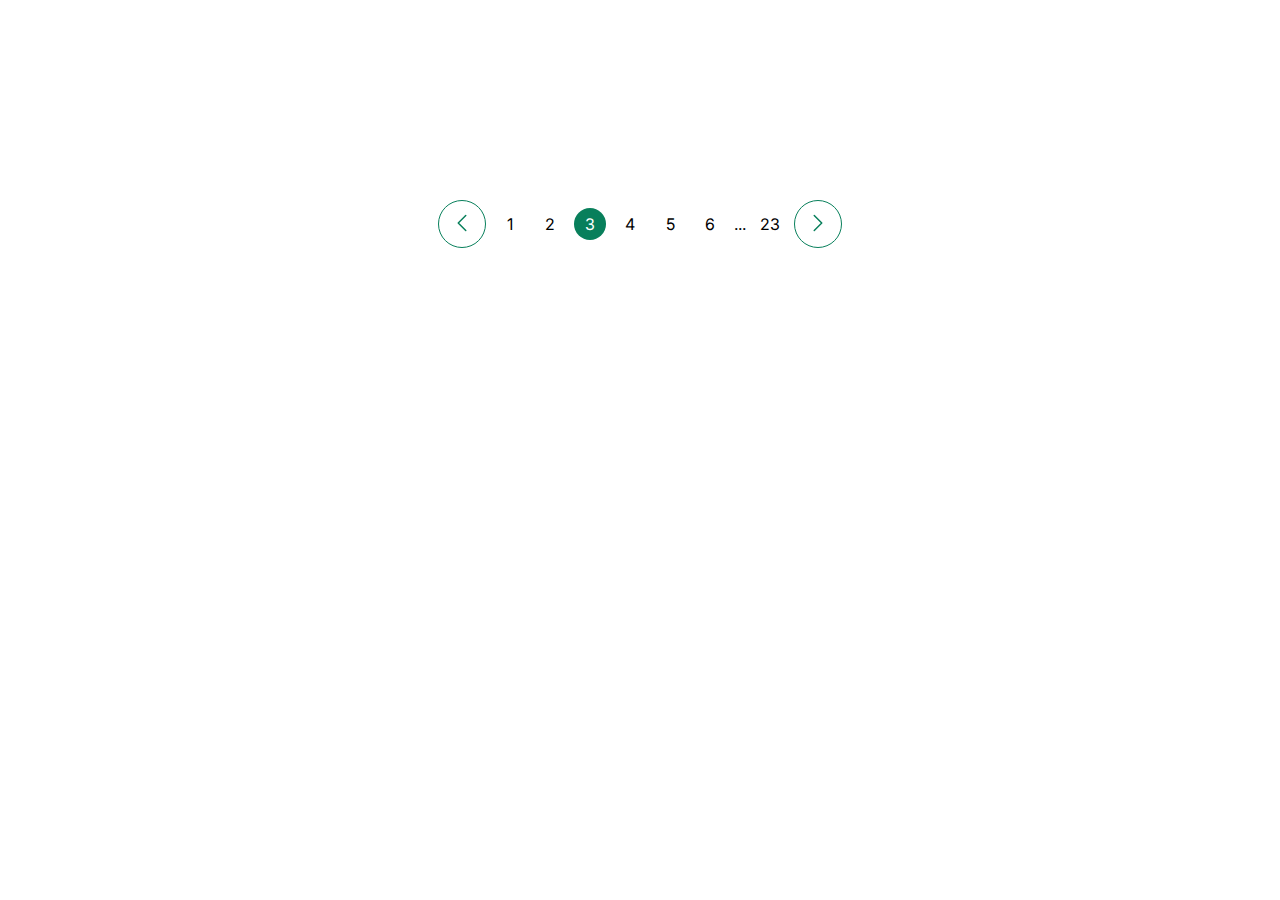
<file: pagination layout/index.html>
<!DOCTYPE html>
<html lang="en">
  <head>
    <meta charset="UTF-8" />
    <meta name="viewport" content="width=device-width, initial-scale=1.0" />
    <title>pagination</title>
    <link rel="preconnect" href="https://fonts.googleapis.com" />
    <link rel="preconnect" href="https://fonts.gstatic.com" crossorigin />
    <link
      href="https://fonts.googleapis.com/css2?family=Inter:wght@200;400;800&display=swap"
      rel="stylesheet"
    />
    <link href="style.css" rel="stylesheet" />
  </head>
  <body>
    <div class="pagination-list">
      <button class="btn">
        <svg
          xmlns="http://www.w3.org/2000/svg"
          fill="none"
          viewBox="0 0 24 24"
          stroke-width="1.5"
          stroke="currentColor"
          class="btn-icon"
        >
          <path
            stroke-linecap="round"
            stroke-linejoin="round"
            d="M15.75 19.5 8.25 12l7.5-7.5"
          />
        </svg>
      </button>
      <a href="#" class="page-link">1</a>
      <a href="#" class="page-link">2</a>
      <a href="#" class="page-link page-link-hover">3</a>
      <a href="#" class="page-link">4</a>
      <a href="#" class="page-link">5</a>
      <a href="#" class="page-link">6</a>
      <span>...</span>
      <a href="#" class="page-link">23</a>
      <button class="btn">
        <svg
          xmlns="http://www.w3.org/2000/svg"
          fill="none"
          viewBox="0 0 24 24"
          stroke-width="1.5"
          stroke="currentColor"
          class="btn-icon"
        >
          <path
            stroke-linecap="round"
            stroke-linejoin="round"
            d="m8.25 4.5 7.5 7.5-7.5 7.5"
          />
        </svg>
      </button>
    </div>
  </body>
</html>
</file>
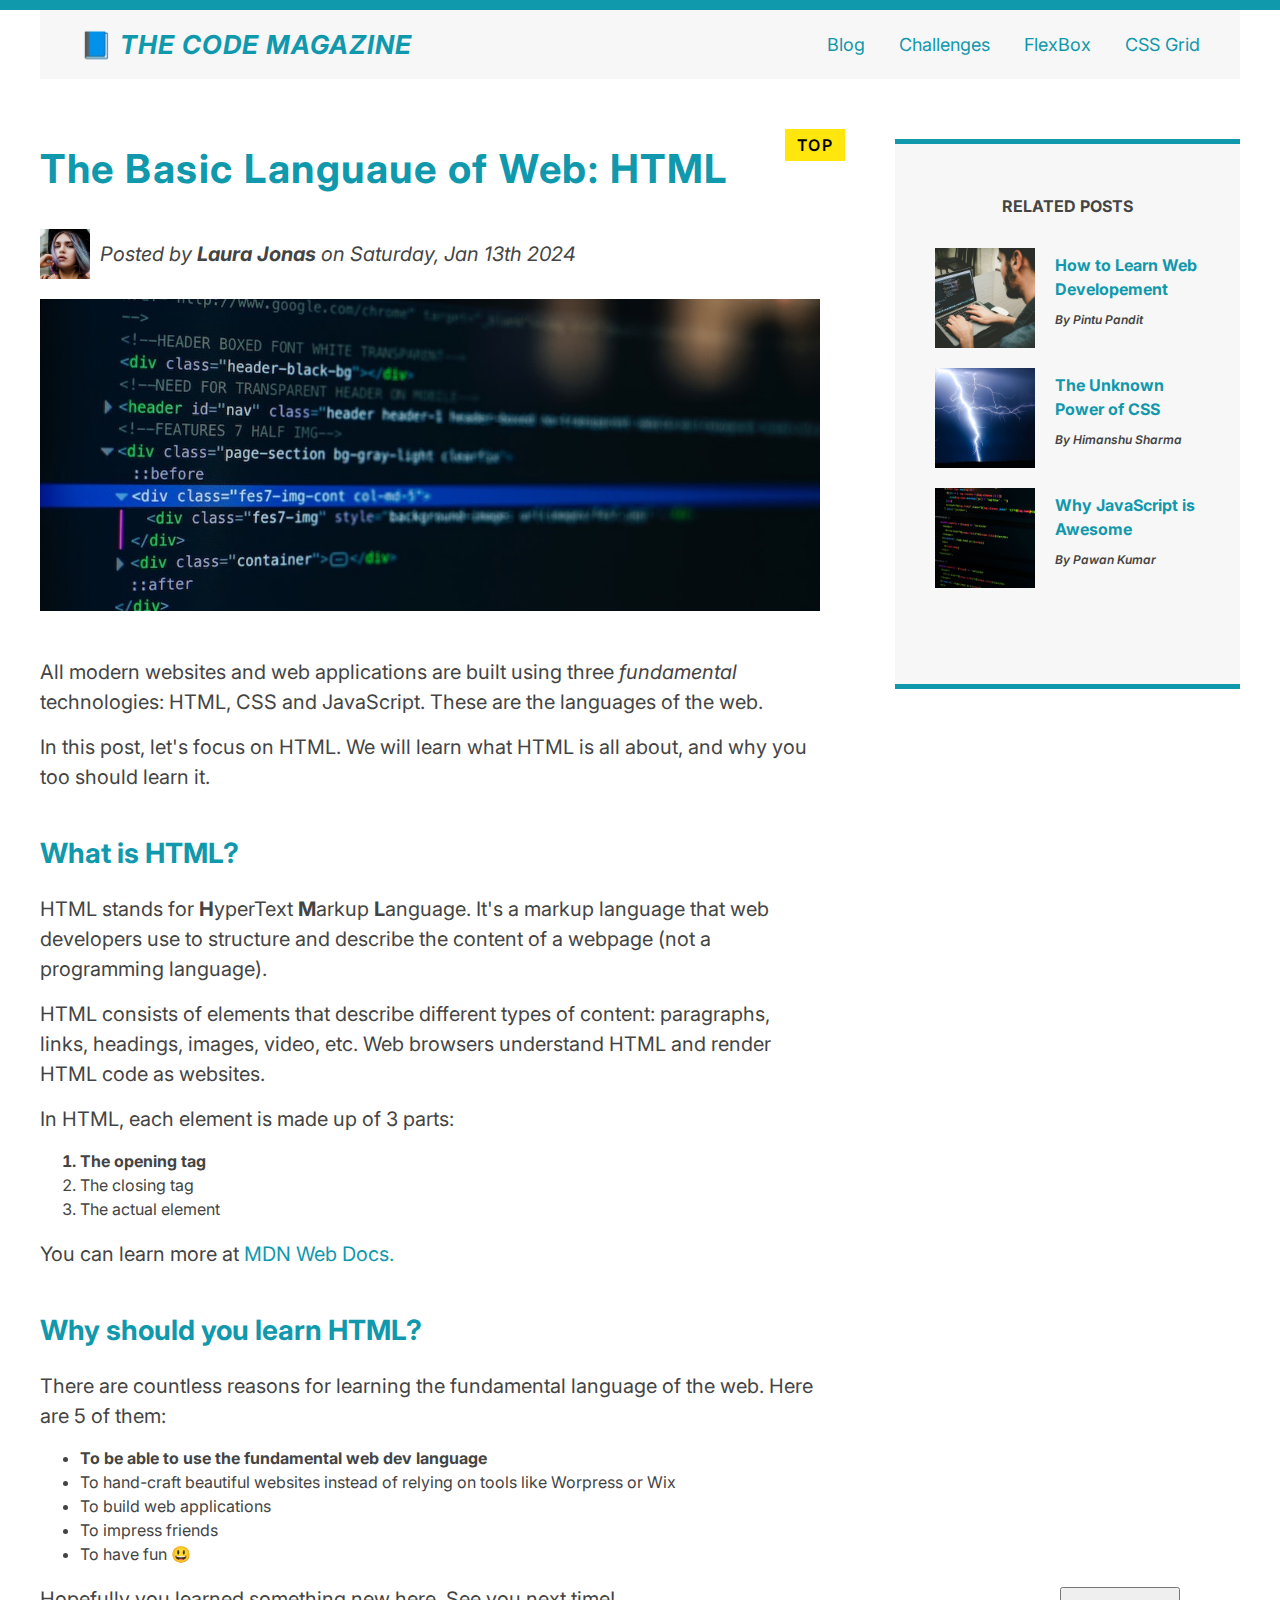
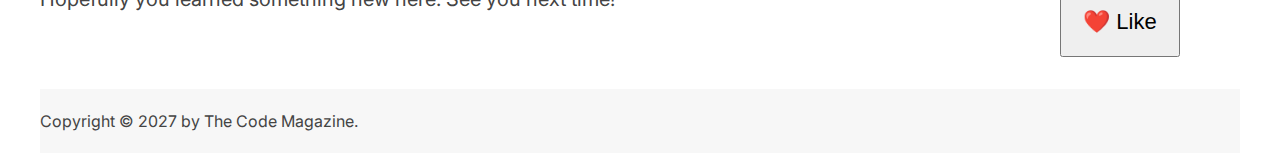
<file: simple blog page/index.html>
<!DOCTYPE html>
<html lang="en">
  <head>
    <meta charset="UTF-8" />
    <meta name="viewport" content="width=device-width, initial-scale=1.0" />
    <title>CSS Fundamental</title>
    <link rel="preconnect" href="https://fonts.googleapis.com" />
    <link rel="preconnect" href="https://fonts.gstatic.com" crossorigin />
    <link
      href="https://fonts.googleapis.com/css2?family=Inter:wght@400;600;800&display=swap"
      rel="stylesheet"
    />
    <link rel="stylesheet" href="style.css" />
  </head>
  <body>
    <div class="container">
      <header class="main-header">
        <h1>📘 The Code Magazine</h1>
        <nav class="navbar">
          <a href="#" class="navbar-link">Blog</a>
          <a href="#" class="navbar-link">Challenges</a>
          <a href="#" class="navbar-link">FlexBox</a>
          <a href="#" class="navbar-link">CSS Grid</a>
        </nav>
      </header>
      <article>
        <h2>
          <span>TOP</span>
          The Basic Languaue of Web: HTML
        </h2>
        <div class="author">
          <img
            src="images/laura-jones.jpg"
            alt="author-image"
            height="50"
            width="50"
            class="author-image"
          />
          <p>
            Posted by <strong>Laura Jonas</strong> on Saturday, Jan 13th 2024
          </p>
        </div>
        <img src="images/post-img.jpg" alt="code image" class="post" />
        <p>
          All modern websites and web applications are built using three
          <em>fundamental</em> technologies: HTML, CSS and JavaScript. These are
          the languages of the web.
        </p>
        <p>
          In this post, let's focus on HTML. We will learn what HTML is all
          about, and why you too should learn it.
        </p>
        <h3>What is HTML?</h3>
        <p>
          HTML stands for <strong>H</strong>yperText <strong>M</strong>arkup
          <strong>L</strong>anguage. It's a markup language that web developers
          use to structure and describe the content of a webpage (not a
          programming language).
        </p>
        <p>
          HTML consists of elements that describe different types of content:
          paragraphs, links, headings, images, video, etc. Web browsers
          understand HTML and render HTML code as websites.
        </p>
        <p>In HTML, each element is made up of 3 parts:</p>
        <ol>
          <li>The opening tag</li>
          <li>The closing tag</li>
          <li>The actual element</li>
        </ol>
        <p>
          You can learn more at<a href="#" class="mdn-link"> MDN Web Docs.</a>
        </p>
        <h3>Why should you learn HTML?</h3>
        <p>
          There are countless reasons for learning the fundamental language of
          the web. Here are 5 of them:
        </p>
        <ul class="why-html">
          <li>To be able to use the fundamental web dev language</li>
          <li>
            To hand-craft beautiful websites instead of relying on tools like
            Worpress or Wix
          </li>
          <li>To build web applications</li>
          <li>To impress friends</li>
          <li>To have fun 😃</li>
        </ul>
        <p>Hopefully you learned something new here. See you next time!</p>
      </article>
      <aside>
        <h4>Related posts</h4>
        <ul class="related-posts">
          <li class="related-post">
            <img
              src="images/related-1.jpg"
              alt="Computer image"
              height="100"
              width="100"
            />
            <div>
              <a href="#" class="related-link">How to Learn Web Developement</a>
              <p class="related-author">By Pintu Pandit</p>
            </div>
          </li>
          <li class="related-post">
            <img
              src="images/related-2.jpg"
              alt="Electric rain image"
              height="100"
              width="100"
            />
            <div>
              <a href="#" class="related-link">The Unknown Power of CSS</a>
              <p class="related-author">By Himanshu Sharma</p>
            </div>
          </li>
          <li class="related-post">
            <img
              src="images/related-3.jpg"
              alt="code image"
              height="100"
              width="100"
            />
            <div>
              <a href="#" class="related-link">Why JavaScript is Awesome</a>
              <p class="related-author">By Pawan Kumar</p>
            </div>
          </li>
        </ul>
      </aside>
      <button>❤️ Like</button>
      <footer>Copyright &copy; 2027 by The Code Magazine.</footer>
    </div>
  </body>
</html>
</file>
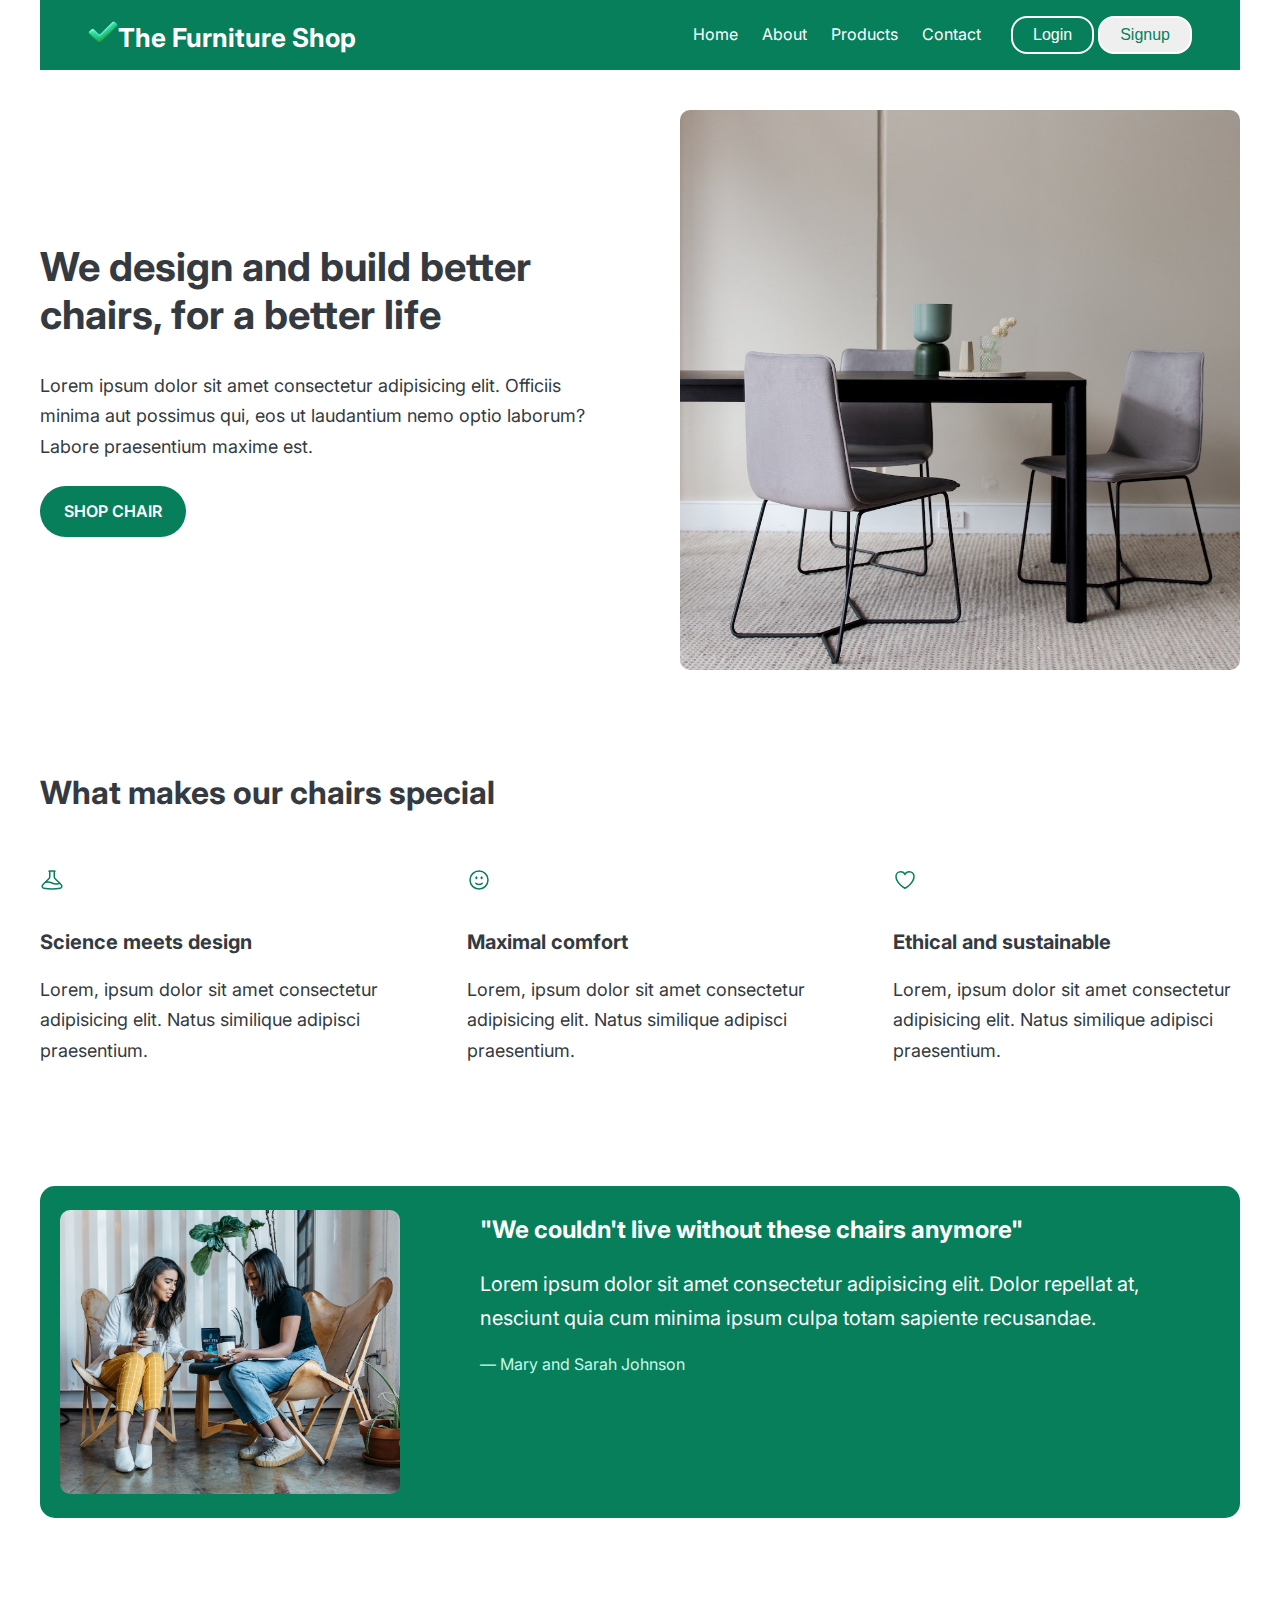
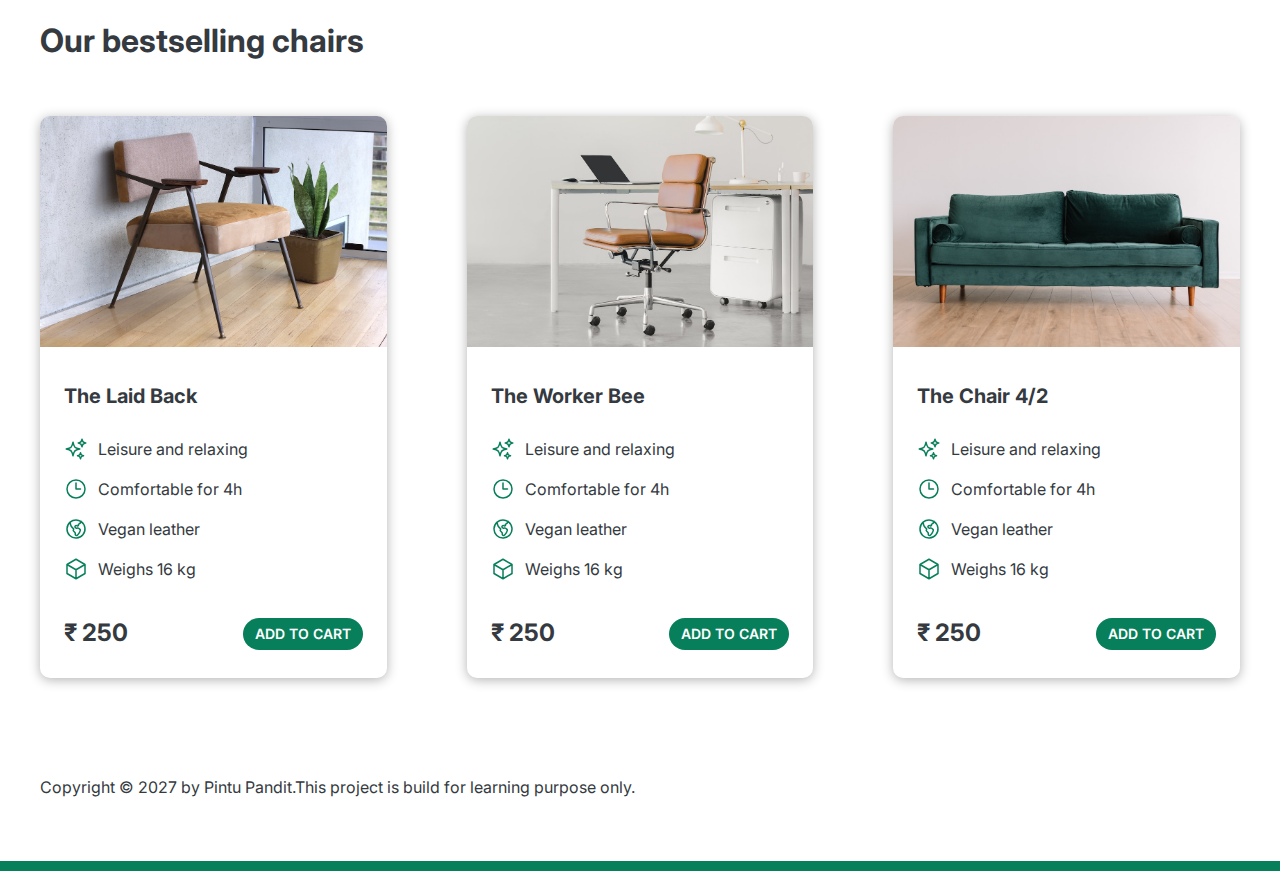
<file: simple furniture shop layout/index.html>
<!DOCTYPE html>
<html lang="en">
  <head>
    <meta charset="UTF-8" />
    <meta name="viewport" content="width=device-width, initial-scale=1.0" />
    <link rel="preconnect" href="https://fonts.googleapis.com" />
    <link rel="preconnect" href="https://fonts.gstatic.com" crossorigin />
    <link
      href="https://fonts.googleapis.com/css2?family=Inter:wght@400;600;800&display=swap"
      rel="stylesheet"
    />
    <link rel="stylesheet" href="style.css" />
    <link rel="icon" href="images/icons8-done-94.png" type="image/x-icon" />
    <title>Furniture Shop</title>
  </head>
  <body>
    <div class="container">
      <header class="navbar">
        <h1 class="company-name">
          <img
            class="company-logo"
            src="images/icons8-done-94.png"
            alt="icon"
          />The Furniture Shop
        </h1>
        <nav>
          <a href="#" class="nav-content">Home</a>
          <a href="#" class="nav-content">About</a>
          <a href="#" class="nav-content">Products</a>
          <a href="#" class="nav-content">Contact</a>
          <div class="authentication">
            <button class="btn-auth login">Login</button>
            <button class="btn-auth signup">Signup</button>
          </div>
        </nav>
      </header>
      <header class="main-header">
        <div class="header-description">
          <h1>We design and build better chairs, for a better life</h1>
          <p>
            Lorem ipsum dolor sit amet consectetur adipisicing elit. Officiis
            minima aut possimus qui, eos ut laudantium nemo optio laborum?
            Labore praesentium maxime est.
          </p>
          <a href="#" class="btn btn-big">Shop Chair</a>
        </div>
        <img src="images/hero.jpg" alt="hero image" />
      </header>
      <section class="feature-section">
        <h2>What makes our chairs special</h2>
        <div class="feature-main-container">
          <div class="feature-container">
            <svg
              xmlns="http://www.w3.org/2000/svg"
              fill="none"
              viewBox="0 0 24 24"
              stroke-width="1.5"
              stroke="currentColor"
              class="related-icon"
            >
              <path
                stroke-linecap="round"
                stroke-linejoin="round"
                d="M9.75 3.104v5.714a2.25 2.25 0 0 1-.659 1.591L5 14.5M9.75 3.104c-.251.023-.501.05-.75.082m.75-.082a24.301 24.301 0 0 1 4.5 0m0 0v5.714c0 .597.237 1.17.659 1.591L19.8 15.3M14.25 3.104c.251.023.501.05.75.082M19.8 15.3l-1.57.393A9.065 9.065 0 0 1 12 15a9.065 9.065 0 0 0-6.23-.693L5 14.5m14.8.8 1.402 1.402c1.232 1.232.65 3.318-1.067 3.611A48.309 48.309 0 0 1 12 21c-2.773 0-5.491-.235-8.135-.687-1.718-.293-2.3-2.379-1.067-3.61L5 14.5"
              />
            </svg>

            <h4>Science meets design</h4>
            <p>
              Lorem, ipsum dolor sit amet consectetur adipisicing elit. Natus
              similique adipisci praesentium.
            </p>
          </div>
          <div class="feature-container">
            <svg
              xmlns="http://www.w3.org/2000/svg"
              fill="none"
              viewBox="0 0 24 24"
              stroke-width="1.5"
              stroke="currentColor"
              class="related-icon"
            >
              <path
                stroke-linecap="round"
                stroke-linejoin="round"
                d="M15.182 15.182a4.5 4.5 0 0 1-6.364 0M21 12a9 9 0 1 1-18 0 9 9 0 0 1 18 0ZM9.75 9.75c0 .414-.168.75-.375.75S9 10.164 9 9.75 9.168 9 9.375 9s.375.336.375.75Zm-.375 0h.008v.015h-.008V9.75Zm5.625 0c0 .414-.168.75-.375.75s-.375-.336-.375-.75.168-.75.375-.75.375.336.375.75Zm-.375 0h.008v.015h-.008V9.75Z"
              />
            </svg>

            <h4>Maximal comfort</h4>
            <p>
              Lorem, ipsum dolor sit amet consectetur adipisicing elit. Natus
              similique adipisci praesentium.
            </p>
          </div>
          <div class="feature-container">
            <svg
              xmlns="http://www.w3.org/2000/svg"
              fill="none"
              viewBox="0 0 24 24"
              stroke-width="1.5"
              stroke="currentColor"
              class="related-icon"
            >
              <path
                stroke-linecap="round"
                stroke-linejoin="round"
                d="M21 8.25c0-2.485-2.099-4.5-4.688-4.5-1.935 0-3.597 1.126-4.312 2.733-.715-1.607-2.377-2.733-4.313-2.733C5.1 3.75 3 5.765 3 8.25c0 7.22 9 12 9 12s9-4.78 9-12Z"
              />
            </svg>

            <h4>Ethical and sustainable</h4>
            <p>
              Lorem, ipsum dolor sit amet consectetur adipisicing elit. Natus
              similique adipisci praesentium.
            </p>
          </div>
        </div>
      </section>
      <section class="testimonial-section">
        <div class="feature-main-container">
          <img
            src="images/customers.jpg"
            alt="customer image"
            class="testimonial-author-image"
          />
          <div class="testimonial-container">
            <h3>"We couldn't live without these chairs anymore"</h3>
            <blockquote>
              Lorem ipsum dolor sit amet consectetur adipisicing elit. Dolor
              repellat at, nesciunt quia cum minima ipsum culpa totam sapiente
              recusandae.
            </blockquote>
            <p class="testimonial-author">— Mary and Sarah Johnson</p>
          </div>
        </div>
      </section>
      <section class="cart-section">
        <h2>Our bestselling chairs</h2>
        <div class="feature-main-container">
          <figure class="cart-box">
            <img
              src="images/chair-1.jpg"
              alt="First chair"
              class="cart-image"
            />
            <div class="cart-content">
              <h4>The Laid Back</h4>
              <ul>
                <li>
                  <svg
                    xmlns="http://www.w3.org/2000/svg"
                    fill="none"
                    viewBox="0 0 24 24"
                    stroke-width="1.5"
                    stroke="currentColor"
                    class="related-icon"
                  >
                    <path
                      stroke-linecap="round"
                      stroke-linejoin="round"
                      d="M9.813 15.904 9 18.75l-.813-2.846a4.5 4.5 0 0 0-3.09-3.09L2.25 12l2.846-.813a4.5 4.5 0 0 0 3.09-3.09L9 5.25l.813 2.846a4.5 4.5 0 0 0 3.09 3.09L15.75 12l-2.846.813a4.5 4.5 0 0 0-3.09 3.09ZM18.259 8.715 18 9.75l-.259-1.035a3.375 3.375 0 0 0-2.455-2.456L14.25 6l1.036-.259a3.375 3.375 0 0 0 2.455-2.456L18 2.25l.259 1.035a3.375 3.375 0 0 0 2.456 2.456L21.75 6l-1.035.259a3.375 3.375 0 0 0-2.456 2.456ZM16.894 20.567 16.5 21.75l-.394-1.183a2.25 2.25 0 0 0-1.423-1.423L13.5 18.75l1.183-.394a2.25 2.25 0 0 0 1.423-1.423l.394-1.183.394 1.183a2.25 2.25 0 0 0 1.423 1.423l1.183.394-1.183.394a2.25 2.25 0 0 0-1.423 1.423Z"
                    />
                  </svg>

                  <span>Leisure and relaxing</span>
                </li>
                <li>
                  <svg
                    xmlns="http://www.w3.org/2000/svg"
                    fill="none"
                    viewBox="0 0 24 24"
                    stroke-width="1.5"
                    stroke="currentColor"
                    class="related-icon"
                  >
                    <path
                      stroke-linecap="round"
                      stroke-linejoin="round"
                      d="M12 6v6h4.5m4.5 0a9 9 0 1 1-18 0 9 9 0 0 1 18 0Z"
                    />
                  </svg>

                  <span>Comfortable for 4h</span>
                </li>
                <li>
                  <svg
                    xmlns="http://www.w3.org/2000/svg"
                    fill="none"
                    viewBox="0 0 24 24"
                    stroke-width="1.5"
                    stroke="currentColor"
                    class="related-icon"
                  >
                    <path
                      stroke-linecap="round"
                      stroke-linejoin="round"
                      d="m6.115 5.19.319 1.913A6 6 0 0 0 8.11 10.36L9.75 12l-.387.775c-.217.433-.132.956.21 1.298l1.348 1.348c.21.21.329.497.329.795v1.089c0 .426.24.815.622 1.006l.153.076c.433.217.956.132 1.298-.21l.723-.723a8.7 8.7 0 0 0 2.288-4.042 1.087 1.087 0 0 0-.358-1.099l-1.33-1.108c-.251-.21-.582-.299-.905-.245l-1.17.195a1.125 1.125 0 0 1-.98-.314l-.295-.295a1.125 1.125 0 0 1 0-1.591l.13-.132a1.125 1.125 0 0 1 1.3-.21l.603.302a.809.809 0 0 0 1.086-1.086L14.25 7.5l1.256-.837a4.5 4.5 0 0 0 1.528-1.732l.146-.292M6.115 5.19A9 9 0 1 0 17.18 4.64M6.115 5.19A8.965 8.965 0 0 1 12 3c1.929 0 3.716.607 5.18 1.64"
                    />
                  </svg>

                  <span>Vegan leather</span>
                </li>
                <li>
                  <svg
                    xmlns="http://www.w3.org/2000/svg"
                    fill="none"
                    viewBox="0 0 24 24"
                    stroke-width="1.5"
                    stroke="currentColor"
                    class="related-icon"
                  >
                    <path
                      stroke-linecap="round"
                      stroke-linejoin="round"
                      d="m21 7.5-9-5.25L3 7.5m18 0-9 5.25m9-5.25v9l-9 5.25M3 7.5l9 5.25M3 7.5v9l9 5.25m0-9v9"
                    />
                  </svg>

                  <span>Weighs 16 kg</span>
                </li>
              </ul>
              <div class="cart-button">
                <span class="price">&#x20b9; 250</span>
                <a href="#" class="btn btn-small">Add to cart</a>
              </div>
            </div>
          </figure>
          <figure class="cart-box">
            <img
              src="images/chair-2.jpg"
              alt="Second chair"
              class="cart-image"
            />
            <div class="cart-content">
              <h4>The Worker Bee</h4>
              <ul>
                <li>
                  <svg
                    xmlns="http://www.w3.org/2000/svg"
                    fill="none"
                    viewBox="0 0 24 24"
                    stroke-width="1.5"
                    stroke="currentColor"
                    class="related-icon"
                  >
                    <path
                      stroke-linecap="round"
                      stroke-linejoin="round"
                      d="M9.813 15.904 9 18.75l-.813-2.846a4.5 4.5 0 0 0-3.09-3.09L2.25 12l2.846-.813a4.5 4.5 0 0 0 3.09-3.09L9 5.25l.813 2.846a4.5 4.5 0 0 0 3.09 3.09L15.75 12l-2.846.813a4.5 4.5 0 0 0-3.09 3.09ZM18.259 8.715 18 9.75l-.259-1.035a3.375 3.375 0 0 0-2.455-2.456L14.25 6l1.036-.259a3.375 3.375 0 0 0 2.455-2.456L18 2.25l.259 1.035a3.375 3.375 0 0 0 2.456 2.456L21.75 6l-1.035.259a3.375 3.375 0 0 0-2.456 2.456ZM16.894 20.567 16.5 21.75l-.394-1.183a2.25 2.25 0 0 0-1.423-1.423L13.5 18.75l1.183-.394a2.25 2.25 0 0 0 1.423-1.423l.394-1.183.394 1.183a2.25 2.25 0 0 0 1.423 1.423l1.183.394-1.183.394a2.25 2.25 0 0 0-1.423 1.423Z"
                    />
                  </svg>
                  <span>Leisure and relaxing</span>
                </li>
                <li>
                  <svg
                    xmlns="http://www.w3.org/2000/svg"
                    fill="none"
                    viewBox="0 0 24 24"
                    stroke-width="1.5"
                    stroke="currentColor"
                    class="related-icon"
                  >
                    <path
                      stroke-linecap="round"
                      stroke-linejoin="round"
                      d="M12 6v6h4.5m4.5 0a9 9 0 1 1-18 0 9 9 0 0 1 18 0Z"
                    />
                  </svg>
                  <span>Comfortable for 4h</span>
                </li>
                <li>
                  <svg
                    xmlns="http://www.w3.org/2000/svg"
                    fill="none"
                    viewBox="0 0 24 24"
                    stroke-width="1.5"
                    stroke="currentColor"
                    class="related-icon"
                  >
                    <path
                      stroke-linecap="round"
                      stroke-linejoin="round"
                      d="m6.115 5.19.319 1.913A6 6 0 0 0 8.11 10.36L9.75 12l-.387.775c-.217.433-.132.956.21 1.298l1.348 1.348c.21.21.329.497.329.795v1.089c0 .426.24.815.622 1.006l.153.076c.433.217.956.132 1.298-.21l.723-.723a8.7 8.7 0 0 0 2.288-4.042 1.087 1.087 0 0 0-.358-1.099l-1.33-1.108c-.251-.21-.582-.299-.905-.245l-1.17.195a1.125 1.125 0 0 1-.98-.314l-.295-.295a1.125 1.125 0 0 1 0-1.591l.13-.132a1.125 1.125 0 0 1 1.3-.21l.603.302a.809.809 0 0 0 1.086-1.086L14.25 7.5l1.256-.837a4.5 4.5 0 0 0 1.528-1.732l.146-.292M6.115 5.19A9 9 0 1 0 17.18 4.64M6.115 5.19A8.965 8.965 0 0 1 12 3c1.929 0 3.716.607 5.18 1.64"
                    />
                  </svg>
                  <span>Vegan leather</span>
                </li>
                <li>
                  <svg
                    xmlns="http://www.w3.org/2000/svg"
                    fill="none"
                    viewBox="0 0 24 24"
                    stroke-width="1.5"
                    stroke="currentColor"
                    class="related-icon"
                  >
                    <path
                      stroke-linecap="round"
                      stroke-linejoin="round"
                      d="m21 7.5-9-5.25L3 7.5m18 0-9 5.25m9-5.25v9l-9 5.25M3 7.5l9 5.25M3 7.5v9l9 5.25m0-9v9"
                    />
                  </svg>
                  <span>Weighs 16 kg</span>
                </li>
              </ul>
              <div class="cart-button">
                <span class="price">&#x20b9; 250</span>
                <a href="#" class="btn btn-small">Add to cart</a>
              </div>
            </div>
          </figure>
          <figure class="cart-box">
            <img
              src="images/chair-3.jpg"
              alt="Third chair"
              class="cart-image"
            />
            <div class="cart-content">
              <h4>The Chair 4/2</h4>
              <ul>
                <li>
                  <svg
                    xmlns="http://www.w3.org/2000/svg"
                    fill="none"
                    viewBox="0 0 24 24"
                    stroke-width="1.5"
                    stroke="currentColor"
                    class="related-icon"
                  >
                    <path
                      stroke-linecap="round"
                      stroke-linejoin="round"
                      d="M9.813 15.904 9 18.75l-.813-2.846a4.5 4.5 0 0 0-3.09-3.09L2.25 12l2.846-.813a4.5 4.5 0 0 0 3.09-3.09L9 5.25l.813 2.846a4.5 4.5 0 0 0 3.09 3.09L15.75 12l-2.846.813a4.5 4.5 0 0 0-3.09 3.09ZM18.259 8.715 18 9.75l-.259-1.035a3.375 3.375 0 0 0-2.455-2.456L14.25 6l1.036-.259a3.375 3.375 0 0 0 2.455-2.456L18 2.25l.259 1.035a3.375 3.375 0 0 0 2.456 2.456L21.75 6l-1.035.259a3.375 3.375 0 0 0-2.456 2.456ZM16.894 20.567 16.5 21.75l-.394-1.183a2.25 2.25 0 0 0-1.423-1.423L13.5 18.75l1.183-.394a2.25 2.25 0 0 0 1.423-1.423l.394-1.183.394 1.183a2.25 2.25 0 0 0 1.423 1.423l1.183.394-1.183.394a2.25 2.25 0 0 0-1.423 1.423Z"
                    />
                  </svg>
                  <span>Leisure and relaxing</span>
                </li>
                <li>
                  <svg
                    xmlns="http://www.w3.org/2000/svg"
                    fill="none"
                    viewBox="0 0 24 24"
                    stroke-width="1.5"
                    stroke="currentColor"
                    class="related-icon"
                  >
                    <path
                      stroke-linecap="round"
                      stroke-linejoin="round"
                      d="M12 6v6h4.5m4.5 0a9 9 0 1 1-18 0 9 9 0 0 1 18 0Z"
                    />
                  </svg>
                  <span>Comfortable for 4h</span>
                </li>
                <li>
                  <svg
                    xmlns="http://www.w3.org/2000/svg"
                    fill="none"
                    viewBox="0 0 24 24"
                    stroke-width="1.5"
                    stroke="currentColor"
                    class="related-icon"
                  >
                    <path
                      stroke-linecap="round"
                      stroke-linejoin="round"
                      d="m6.115 5.19.319 1.913A6 6 0 0 0 8.11 10.36L9.75 12l-.387.775c-.217.433-.132.956.21 1.298l1.348 1.348c.21.21.329.497.329.795v1.089c0 .426.24.815.622 1.006l.153.076c.433.217.956.132 1.298-.21l.723-.723a8.7 8.7 0 0 0 2.288-4.042 1.087 1.087 0 0 0-.358-1.099l-1.33-1.108c-.251-.21-.582-.299-.905-.245l-1.17.195a1.125 1.125 0 0 1-.98-.314l-.295-.295a1.125 1.125 0 0 1 0-1.591l.13-.132a1.125 1.125 0 0 1 1.3-.21l.603.302a.809.809 0 0 0 1.086-1.086L14.25 7.5l1.256-.837a4.5 4.5 0 0 0 1.528-1.732l.146-.292M6.115 5.19A9 9 0 1 0 17.18 4.64M6.115 5.19A8.965 8.965 0 0 1 12 3c1.929 0 3.716.607 5.18 1.64"
                    />
                  </svg>
                  <span>Vegan leather</span>
                </li>
                <li>
                  <svg
                    xmlns="http://www.w3.org/2000/svg"
                    fill="none"
                    viewBox="0 0 24 24"
                    stroke-width="1.5"
                    stroke="currentColor"
                    class="related-icon"
                  >
                    <path
                      stroke-linecap="round"
                      stroke-linejoin="round"
                      d="m21 7.5-9-5.25L3 7.5m18 0-9 5.25m9-5.25v9l-9 5.25M3 7.5l9 5.25M3 7.5v9l9 5.25m0-9v9"
                    />
                  </svg>
                  <span>Weighs 16 kg</span>
                </li>
              </ul>
              <div class="cart-button">
                <span class="price">&#x20b9; 250</span>
                <a href="#" class="btn btn-small">Add to cart</a>
              </div>
            </div>
          </figure>
        </div>
      </section>
      <footer>
        Copyright &copy; 2027 by Pintu Pandit.This project is build for learning
        purpose only.
      </footer>
    </div>
  </body>
</html>
</file>
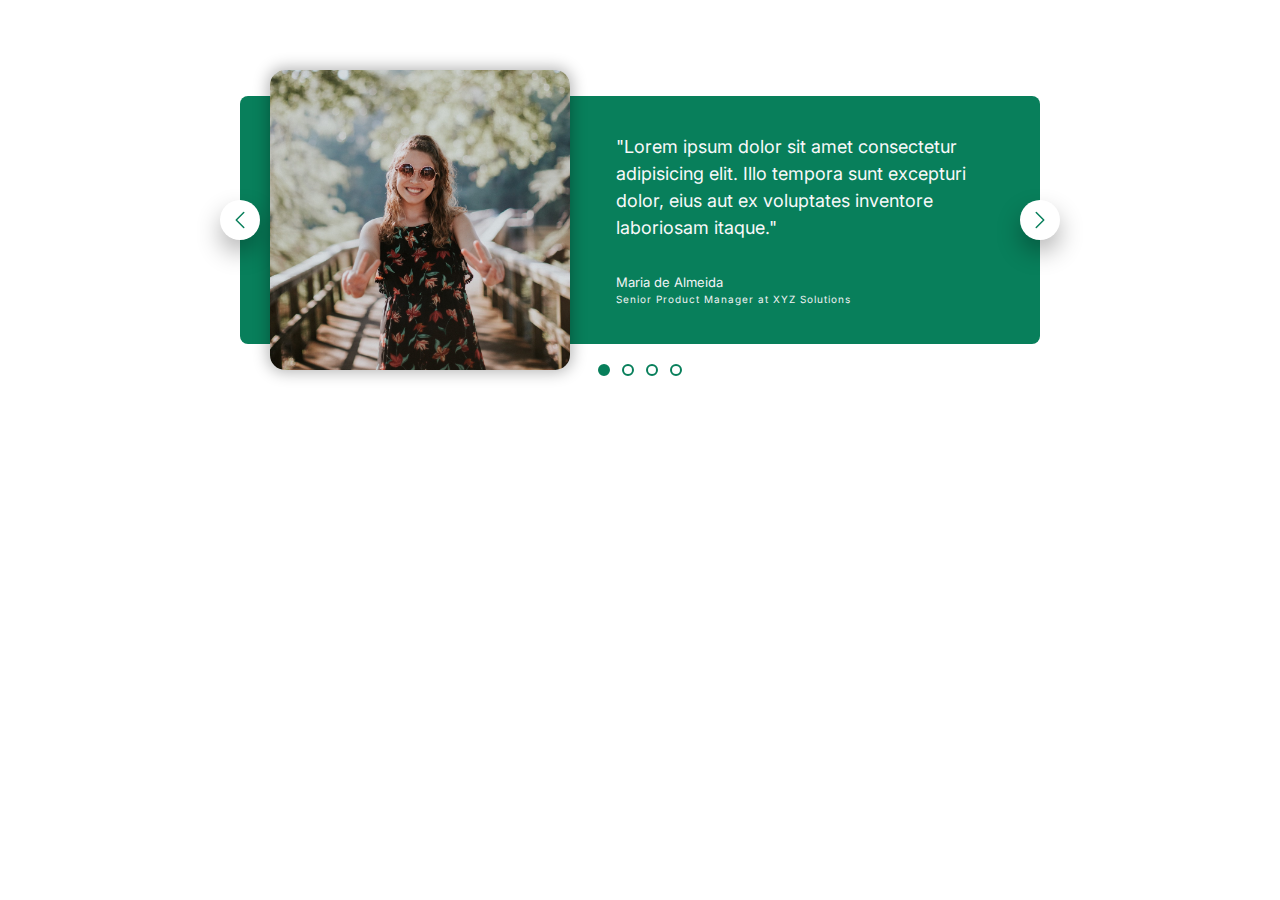
<file: CSS layout/Carousel/index.html>
<!DOCTYPE html>
<html lang="en">
  <head>
    <meta charset="UTF-8" />
    <meta name="viewport" content="width=device-width, initial-scale=1.0" />
    <link rel="preconnect" href="https://fonts.googleapis.com" />
    <link rel="preconnect" href="https://fonts.gstatic.com" crossorigin />
    <link
      href="https://fonts.googleapis.com/css2?family=Inter:wght@400;700&display=swap"
      rel="stylesheet"
    />
    <link rel="stylesheet" href="style.css" />
    <title>Carousel</title>
  </head>
  <body>
    <section class="carousel">
      <img src="../images/maria.jpg" alt="Author image" />
      <div class="about-author">
        <p class="discription">
          "Lorem ipsum dolor sit amet consectetur adipisicing elit. Illo tempora
          sunt excepturi dolor, eius aut ex voluptates inventore laboriosam
          itaque."
        </p>
        <div>
          <p class="name">Maria de Almeida</p>
          <p class="designation">Senior Product Manager at XYZ Solutions</p>
        </div>
      </div>
      <button class="btn btn-left">
        <svg
          xmlns="http://www.w3.org/2000/svg"
          fill="none"
          viewBox="0 0 24 24"
          stroke-width="1.5"
          stroke="currentColor"
          class="icon"
        >
          <path
            stroke-linecap="round"
            stroke-linejoin="round"
            d="M15.75 19.5 8.25 12l7.5-7.5"
          />
        </svg>
      </button>
      <button class="btn btn-right">
        <svg
          xmlns="http://www.w3.org/2000/svg"
          fill="none"
          viewBox="0 0 24 24"
          stroke-width="1.5"
          stroke="currentColor"
          class="icon"
        >
          <path
            stroke-linecap="round"
            stroke-linejoin="round"
            d="m8.25 4.5 7.5 7.5-7.5 7.5"
          />
        </svg>
      </button>
      <div class="dots">
        <button class="dot dot-fill">&nbsp;</button>
        <button class="dot">&nbsp;</button>
        <button class="dot">&nbsp;</button>
        <button class="dot">&nbsp;</button>
      </div>
    </section>
  </body>
</html>
</file>
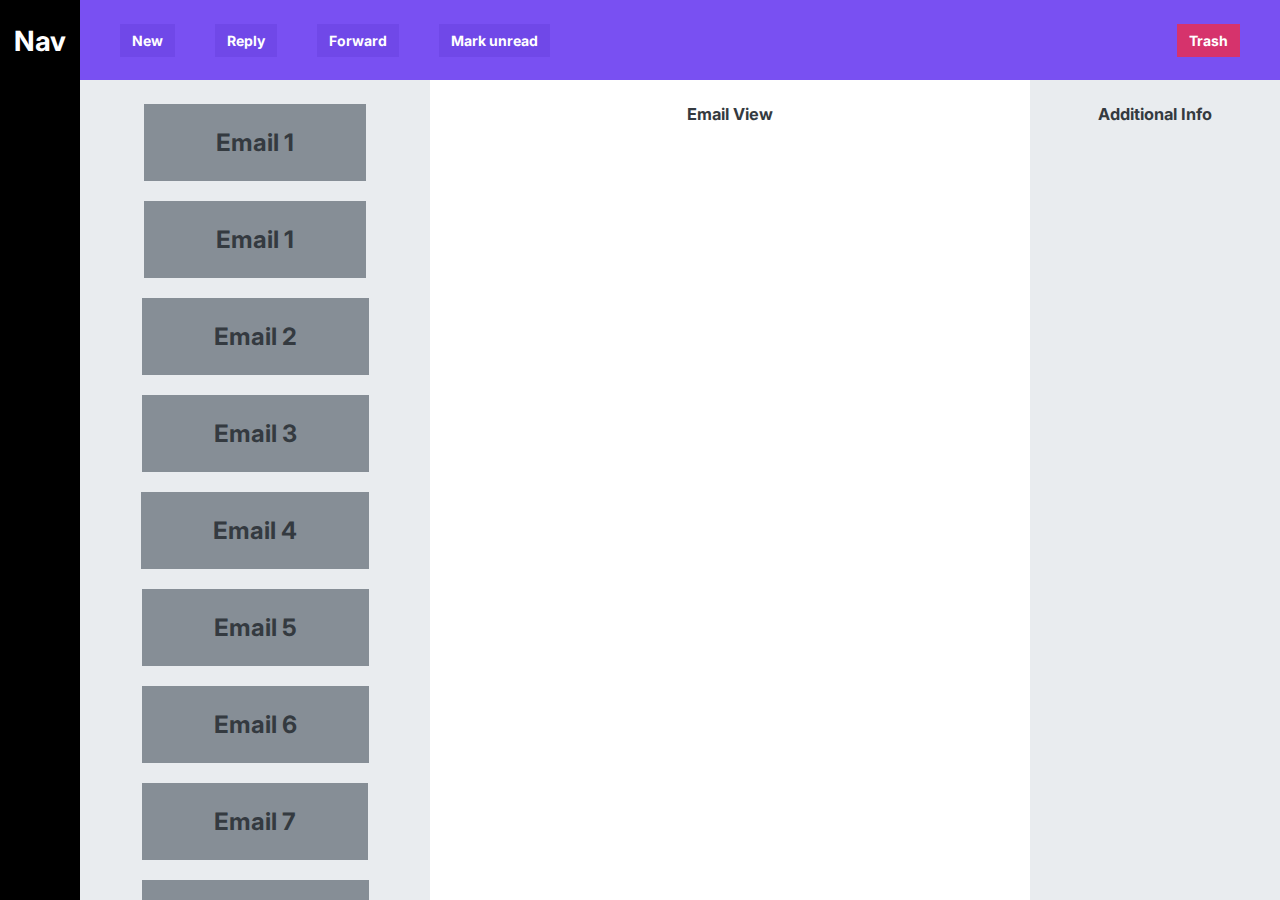
<file: CSS layout/Email App layout/index.html>
<!DOCTYPE html>
<html lang="en">
  <head>
    <meta charset="UTF-8" />
    <meta name="viewport" content="width=device-width, initial-scale=1.0" />
    <link rel="preconnect" href="https://fonts.googleapis.com" />
    <link rel="preconnect" href="https://fonts.gstatic.com" crossorigin />
    <link
      href="https://fonts.googleapis.com/css2?family=Inter:wght@400;500;700&display=swap"
      rel="stylesheet"
    />
    <link rel="stylesheet" href="style.css" />
    <title>Email App</title>
  </head>
  <body>
    <main class="navbar">
      <h1>Nav</h1>
    </main>
    <header class="main-header">
      <ul class="header-item">
        <li><a href="#" class="header-link">New</a></li>
        <li><a href="#" class="header-link">Reply</a></li>
        <li><a href="#" class="header-link">Forward</a></li>
        <li><a href="#" class="header-link">Mark unread</a></li>
      </ul>
      <ul class="header-item trash">
        <li><a href="#" class="header-link">Trash</a></li>
      </ul>
    </header>
    <section class="email-box">
      <ul class="email-container">
        <li>Email 1</li>
        <li>Email 1</li>
        <li>Email 2</li>
        <li>Email 3</li>
        <li>Email 4</li>
        <li>Email 5</li>
        <li>Email 6</li>
        <li>Email 7</li>
        <li>Email 8</li>
        <li>Email 9</li>
        <li>Email 10</li>
      </ul>
    </section>
    <article class="email-content">
      <h3>Email View</h3>
    </article>
    <aside class="additional-content">
      <h3>Additional Info</h3>
    </aside>
  </body>
</html>
</file>
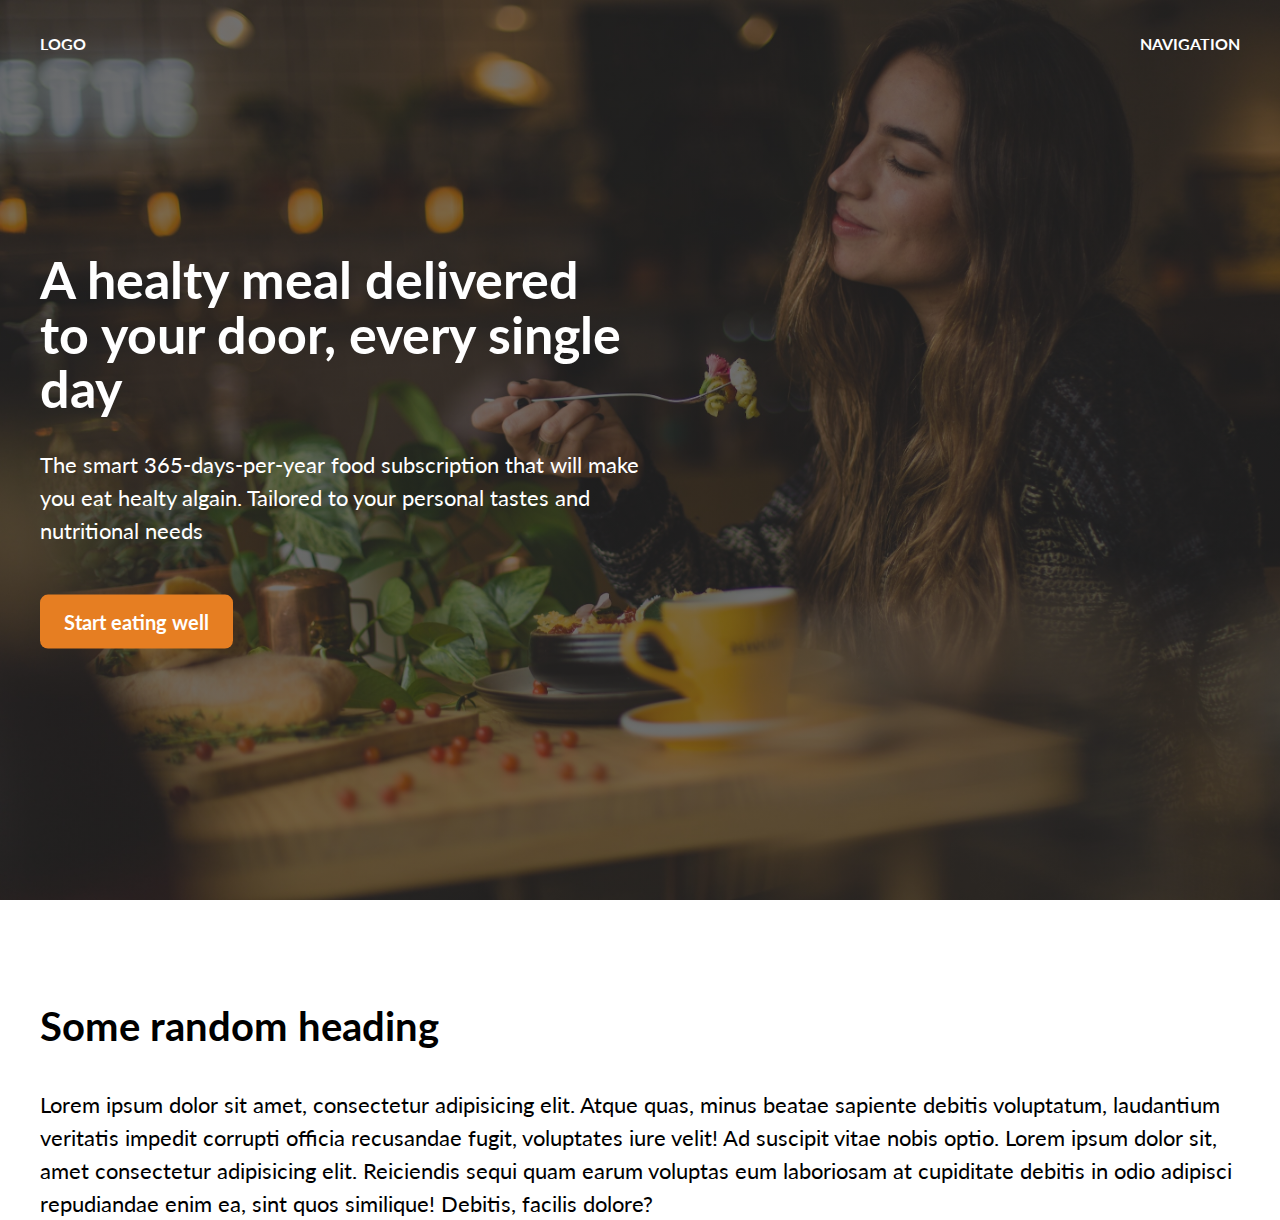
<file: CSS layout/Hero/index.html>
<!DOCTYPE html>
<html lang="en">
  <head>
    <meta charset="UTF-8" />
    <meta name="viewport" content="width=device-width, initial-scale=1.0" />
    <link rel="preconnect" href="https://fonts.googleapis.com" />
    <link rel="preconnect" href="https://fonts.gstatic.com" crossorigin />
    <link
      href="https://fonts.googleapis.com/css2?family=Lato:wght@300;400;700&display=swap"
      rel="stylesheet"
    />
    <link rel="stylesheet" href="style.css" />
    <title>Hero Image</title>
  </head>
  <body>
    <header class="main-header">
      <nav class="container">
        <ul>
          <li><a href="#" class="navbar-link">Logo</a></li>
          <li><a href="#" class="navbar-link">Navigation</a></li>
        </ul>
      </nav>
      <div class="header-container">
        <section class="main-heading">
          <h3>A healty meal delivered to your door, every single day</h3>
          <p>
            The smart 365-days-per-year food subscription that will make you eat
            healty algain. Tailored to your personal tastes and nutritional
            needs
          </p>
          <a href="#" class="btn btn-big-ordered">Start eating well</a>
        </section>
      </div>
    </header>
    <section class="container container-outside">
      <h3>Some random heading</h3>
      <p>
        Lorem ipsum dolor sit amet, consectetur adipisicing elit. Atque quas,
        minus beatae sapiente debitis voluptatum, laudantium veritatis impedit
        corrupti officia recusandae fugit, voluptates iure velit! Ad suscipit
        vitae nobis optio. Lorem ipsum dolor sit, amet consectetur adipisicing
        elit. Reiciendis sequi quam earum voluptas eum laboriosam at cupiditate
        debitis in odio adipisci repudiandae enim ea, sint quos similique!
        Debitis, facilis dolore?
      </p>
    </section>
  </body>
</html>
</file>
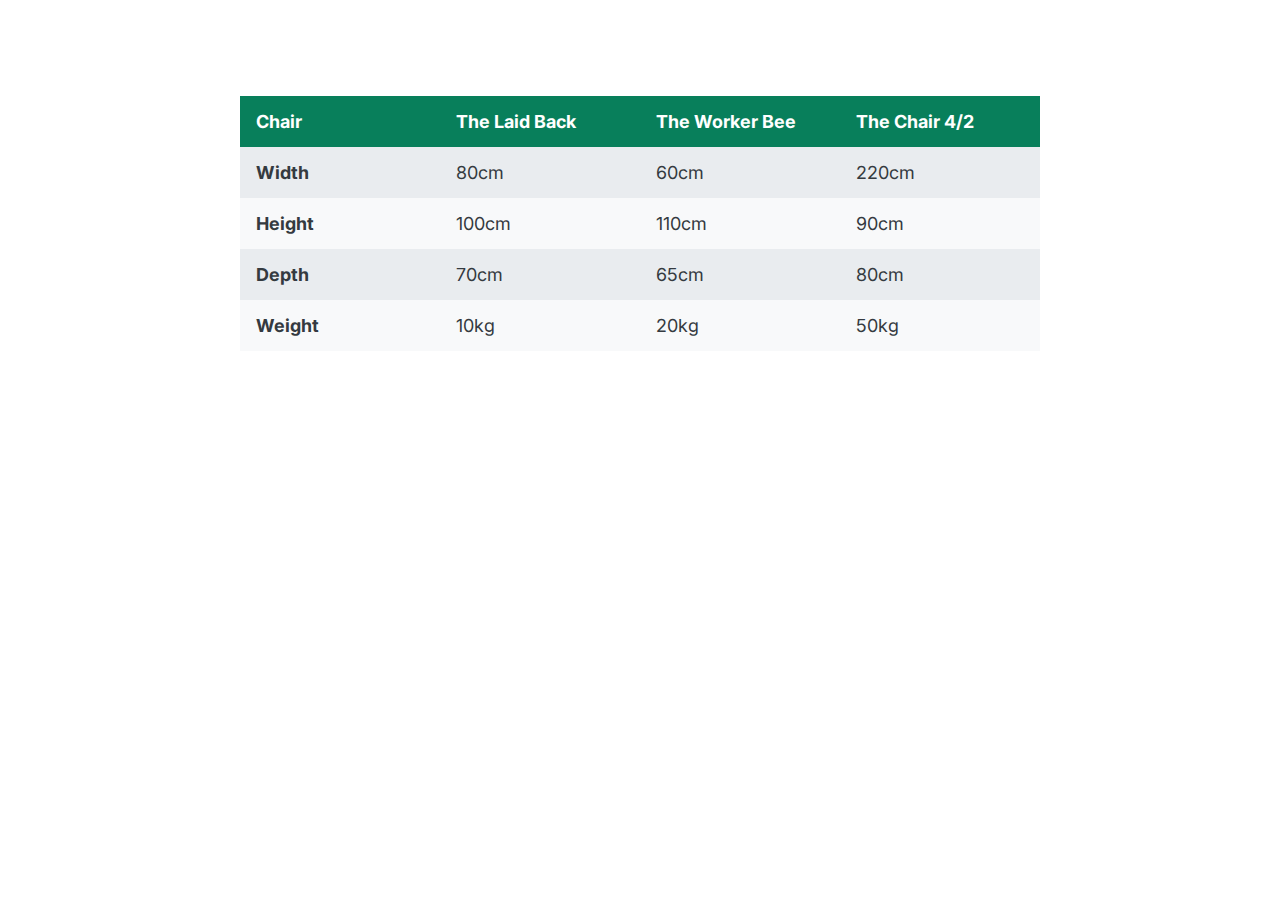
<file: CSS layout/Table/index.html>
<!DOCTYPE html>
<html lang="en">
  <head>
    <meta charset="UTF-8" />
    <meta name="viewport" content="width=device-width, initial-scale=1.0" />
    <link rel="preconnect" href="https://fonts.googleapis.com" />
    <link rel="preconnect" href="https://fonts.gstatic.com" crossorigin />
    <link
      href="https://fonts.googleapis.com/css2?family=Inter:wght@400;600;700&display=swap"
      rel="stylesheet"
    />
    <link rel="stylesheet" href="style.css" />
    <title>Table</title>
  </head>
  <body>
    <table class="table">
      <thead>
        <tr>
          <th>Chair</th>
          <th>The Laid Back</th>
          <th>The Worker Bee</th>
          <th>The Chair 4/2</th>
        </tr>
      </thead>
      <tbody>
        <tr>
          <th>Width</th>
          <td>80cm</td>
          <td>60cm</td>
          <td>220cm</td>
        </tr>
        <tr>
          <th>Height</th>
          <td>100cm</td>
          <td>110cm</td>
          <td>90cm</td>
        </tr>
        <tr>
          <th>Depth</th>
          <td>70cm</td>
          <td>65cm</td>
          <td>80cm</td>
        </tr>
        <tr>
          <th>Weight</th>
          <td>10kg</td>
          <td>20kg</td>
          <td>50kg</td>
        </tr>
      </tbody>
    </table>
  </body>
</html>
</file>
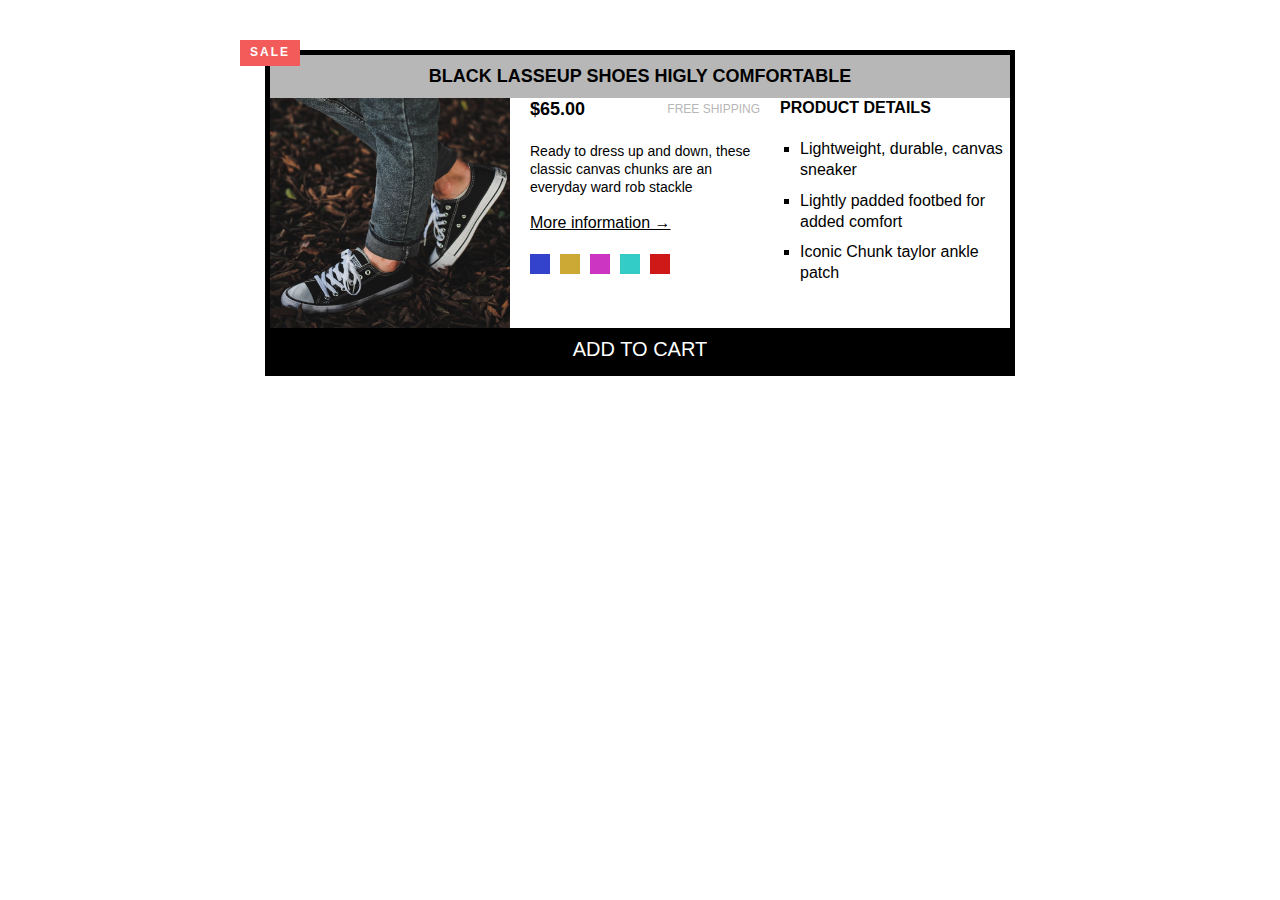
<file: CSS Card/cssgrid-card.html>
<!DOCTYPE html>
<html lang="en">
  <head>
    <meta charset="UTF-8" />
    <meta name="viewport" content="width=device-width, initial-scale=1.0" />
    <title>Product card</title>
    <link href="cssgrid-card.css" rel="stylesheet" />
  </head>
  <body>
    <article class="product">
      <h2 class="product-title">Black Lasseup Shoes Higly Comfortable</h2>
      <!-- <div class="container clearfix"> -->
      <img
        src="image/challenges.jpg"
        alt="Black sneakers"
        height="230"
        width="240"
        class="product-image"
      />
      <div class="product-info">
        <div class="price-shipping">
          <p class="product-price"><strong>$65.00</strong></p>
          <p class="free-shipping">Free shipping</p>
        </div>
        <p class="info">
          Ready to dress up and down, these classic canvas chunks are an
          everyday ward rob stackle
        </p>
        <a href="#">More information &rarr;</a>
        <div class="color-container">
          <span class="color color-blue"></span>
          <span class="color color-yellow"></span>
          <span class="color color-orange"></span>
          <span class="color color-sky"></span>
          <span class="color color-red"></span>
        </div>
      </div>
      <div class="product-description">
        <h3 class="details">Product details</h3>
        <ul>
          <li>Lightweight, durable, canvas sneaker</li>
          <li>Lightly padded footbed for added comfort</li>
          <li>Iconic Chunk taylor ankle patch</li>
        </ul>
      </div>
      <!-- </div> -->
      <button>Add to cart</button>
    </article>
  </body>
</html>
</file>
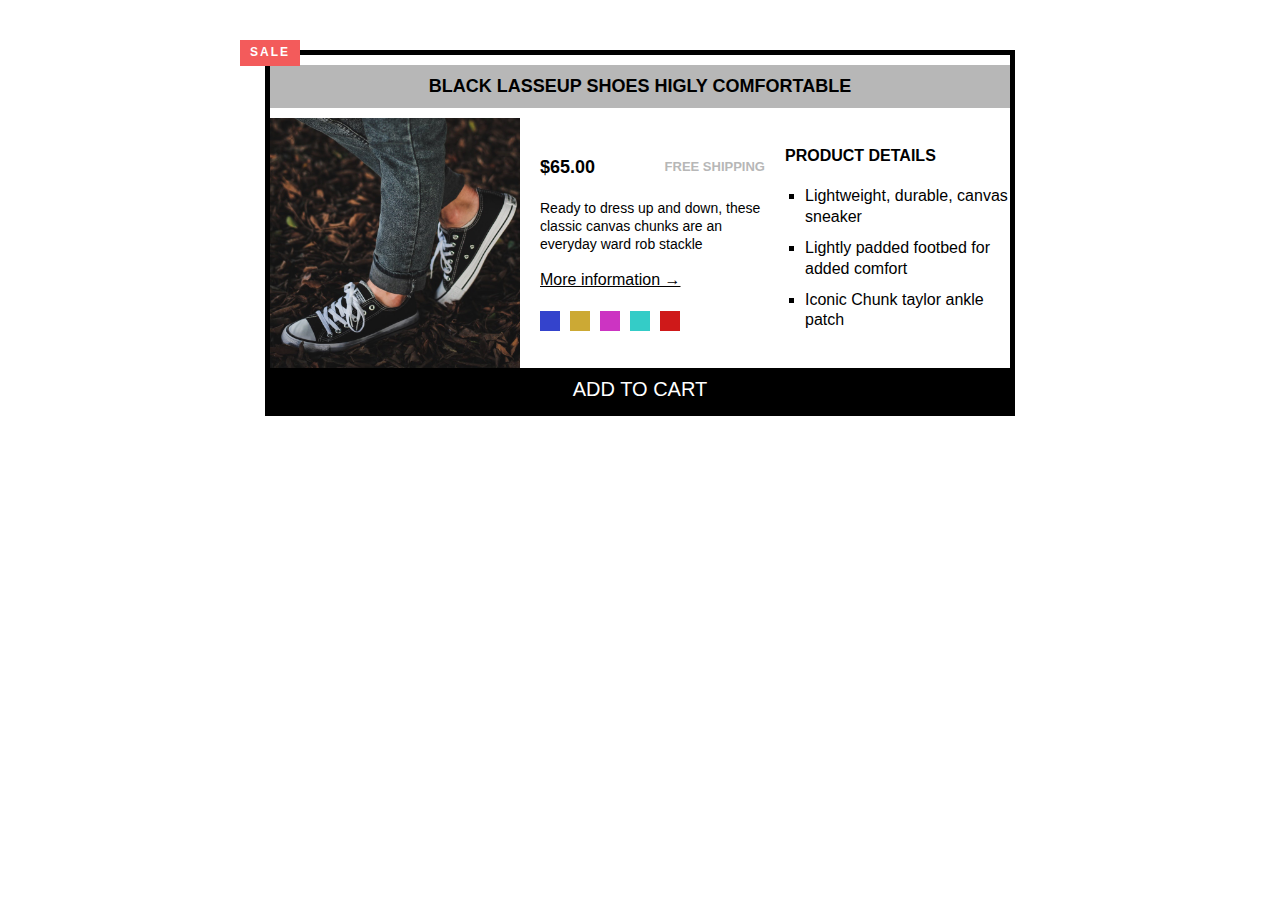
<file: CSS Card/flexbox-card.html>
<!DOCTYPE html>
<html lang="en">
  <head>
    <meta charset="UTF-8" />
    <meta name="viewport" content="width=device-width, initial-scale=1.0" />
    <title>Product card</title>
    <link href="flexbox-card.css" rel="stylesheet" />
  </head>
  <body>
    <article class="product">
      <h2 class="product-title">Black Lasseup Shoes Higly Comfortable</h2>
      <div class="container clearfix">
        <img
          src="image/challenges.jpg"
          alt="Black sneakers"
          height="250"
          width="250"
          class="product-image"
        />
        <div class="product-info">
          <div class="price-shipping">
            <p class="product-price"><strong>$65.00</strong></p>
            <p class="free-shipping">Free shipping</p>
          </div>
          <p class="info">
            Ready to dress up and down, these classic canvas chunks are an
            everyday ward rob stackle
          </p>
          <a href="#">More information &rarr;</a>
          <div class="color-container">
            <span class="color color-blue"></span>
            <span class="color color-yellow"></span>
            <span class="color color-orange"></span>
            <span class="color color-sky"></span>
            <span class="color color-red"></span>
          </div>
        </div>
        <div class="product-description">
          <h3 class="details">Product details</h3>
          <ul>
            <li>Lightweight, durable, canvas sneaker</li>
            <li>Lightly padded footbed for added comfort</li>
            <li>Iconic Chunk taylor ankle patch</li>
          </ul>
        </div>
      </div>
      <button>Add to cart</button>
    </article>
  </body>
</html>
</file>
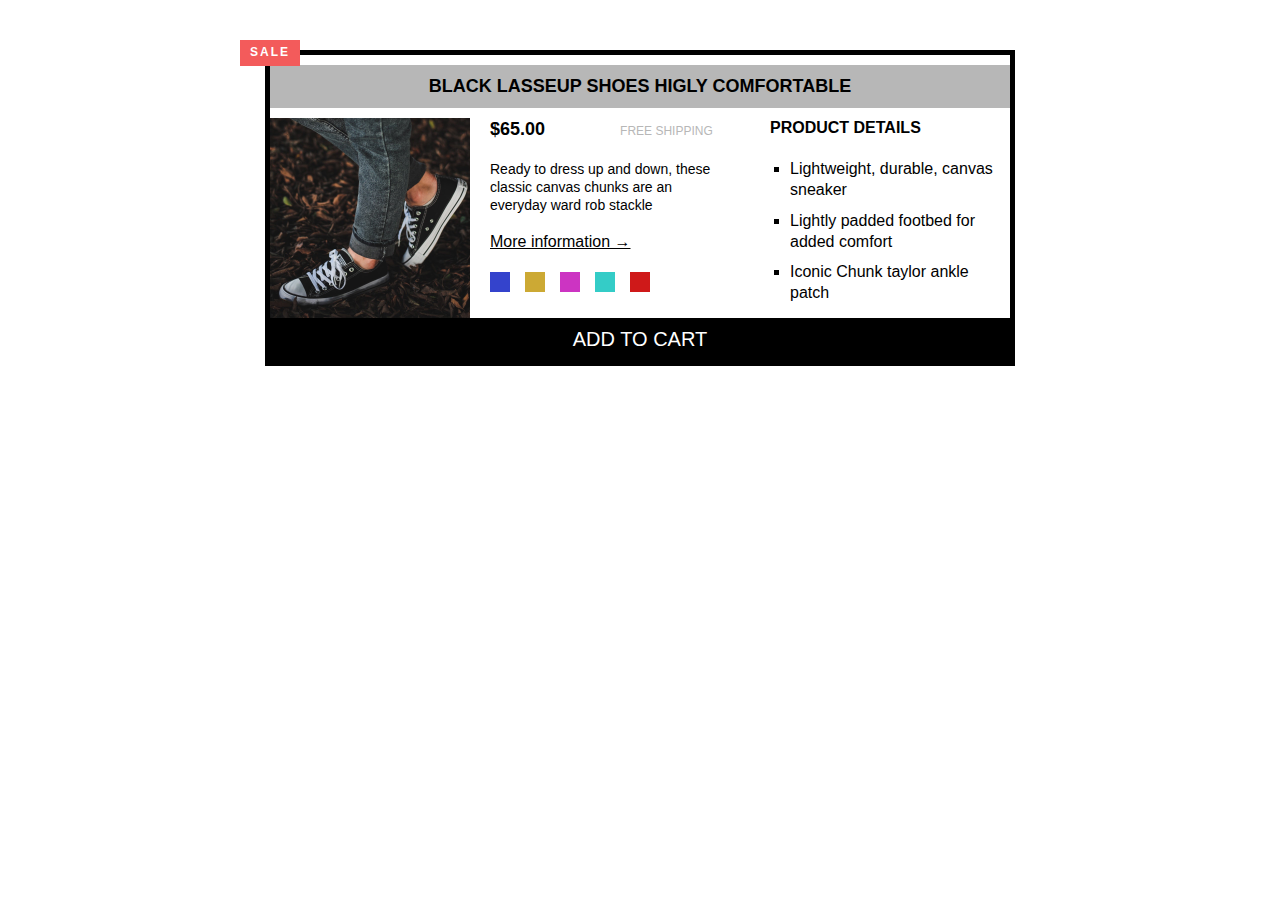
<file: CSS Card/float-card.html>
<!DOCTYPE html>
<html lang="en">
  <head>
    <meta charset="UTF-8" />
    <meta name="viewport" content="width=device-width, initial-scale=1.0" />
    <title>Product card</title>
    <link href="float-card.css" rel="stylesheet" />
  </head>
  <body>
    <article class="product">
      <h2 class="product-title">Black Lasseup Shoes Higly Comfortable</h2>
      <div class="container clearfix">
        <img
          src="image/challenges.jpg"
          alt="Black sneakers"
          height="200"
          width="200"
          class="product-image"
        />
        <div class="product-info">
          <p class="product-price"><strong>$65.00</strong></p>
          <p class="free-shipping">Free shipping</p>
          <p class="info">
            Ready to dress up and down, these classic canvas chunks are an
            everyday ward rob stackle
          </p>
          <a href="#">More information &rarr;</a>
          <div class="color-container">
            <span class="color color-blue"></span>
            <span class="color color-yellow"></span>
            <span class="color color-orange"></span>
            <span class="color color-sky"></span>
            <span class="color color-red"></span>
          </div>
        </div>
        <div class="product-description">
          <h3 class="details">Product details</h3>
          <ul>
            <li>Lightweight, durable, canvas sneaker</li>
            <li>Lightly padded footbed for added comfort</li>
            <li>Iconic Chunk taylor ankle patch</li>
          </ul>
        </div>
      </div>
      <button>Add to cart</button>
    </article>
  </body>
</html>
</file>
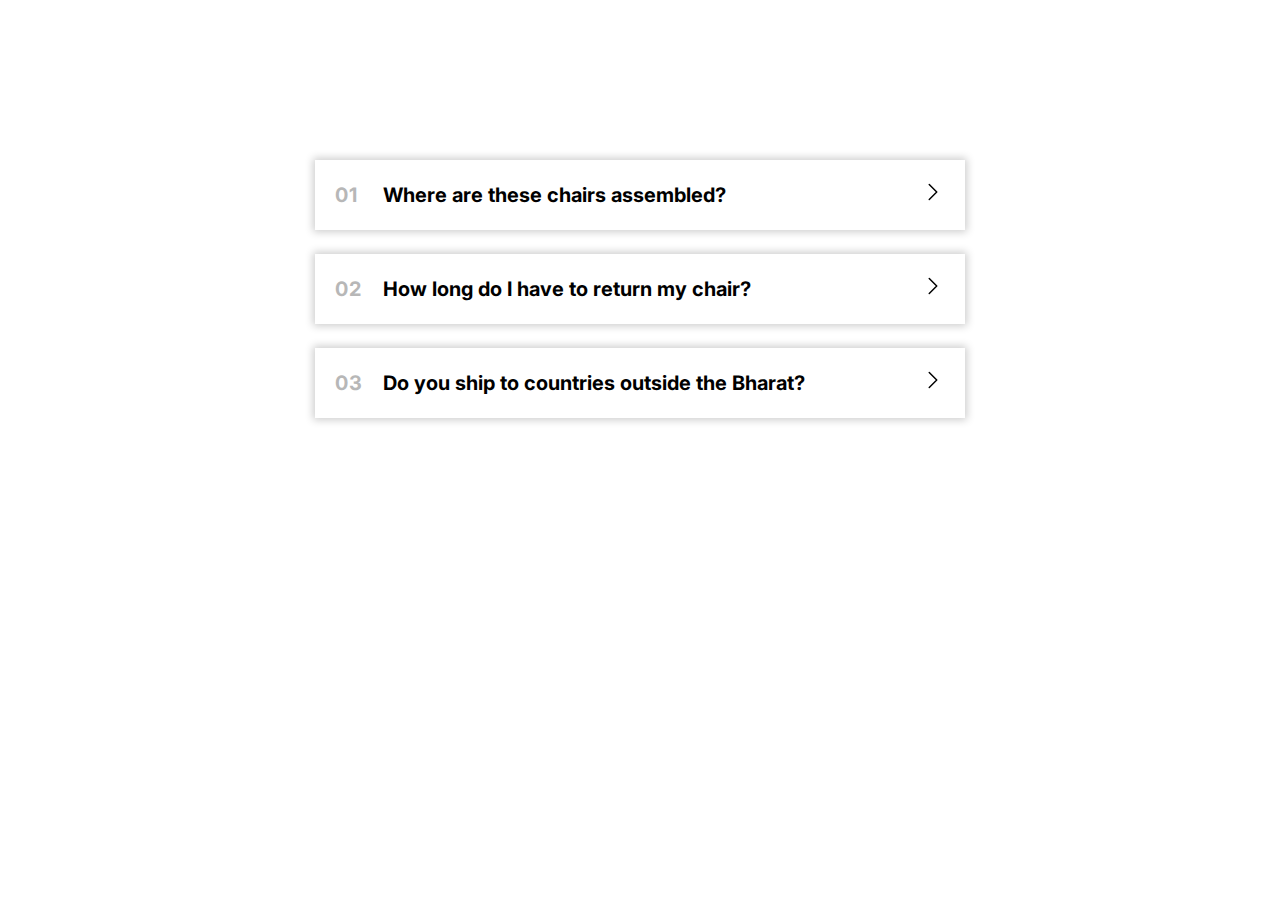
<file: CSS layout/Accordion/accordion.html>
<!DOCTYPE html>
<html lang="en">
  <head>
    <meta charset="UTF-8" />
    <meta name="viewport" content="width=device-width, initial-scale=1.0" />
    <link rel="preconnect" href="https://fonts.googleapis.com" />
    <link rel="preconnect" href="https://fonts.gstatic.com" crossorigin />
    <link
      href="https://fonts.googleapis.com/css2?family=Inter:wght@400;600&display=swap"
      rel="stylesheet"
    />
    <link rel="stylesheet" href="accordion.css" />
    <title>Acoordion</title>
  </head>
  <body>
    <article class="accordion">
      <div class="accordion-item">
        <span class="number">01</span>
        <h3>Where are these chairs assembled?</h3>
        <span class="sign-icon">
          <svg
            xmlns="http://www.w3.org/2000/svg"
            fill="none"
            viewBox="0 0 24 24"
            stroke-width="1.5"
            stroke="currentColor"
            class="down-sign-icon icon-gray"
          >
            <path
              stroke-linecap="round"
              stroke-linejoin="round"
              d="m8.25 4.5 7.5 7.5-7.5 7.5"
            />
          </svg>
        </span>
        <div class="hidden-box">
          <p class="box-para">
            Lorem ipsum dolor sit amet consectetur adipisicing elit. Voluptas
            accusamus temporibus beatae deleniti. Odit, qui ut asperiores
            expedita molestias deserunt nesciunt explicabo, porro accusamus aut,
            eum esse possimus excepturi officiis.
          </p>
          <ul class="box-list">
            <li>Lorem ipsum dolor sit amet.</li>
            <li>Lorem ipsum dolor sit amet.</li>
            <li>Lorem ipsum dolor sit amet.</li>
            <li>Lorem ipsum dolor sit amet.</li>
          </ul>
        </div>
      </div>
      <div class="accordion-item">
        <span class="number">02</span>
        <h3>How long do I have to return my chair?</h3>
        <span class="sign-icon">
          <svg
            xmlns="http://www.w3.org/2000/svg"
            fill="none"
            viewBox="0 0 24 24"
            stroke-width="1.5"
            stroke="currentColor"
            class="down-sign-icon icon-gray"
          >
            <path
              stroke-linecap="round"
              stroke-linejoin="round"
              d="m8.25 4.5 7.5 7.5-7.5 7.5"
            />
          </svg>
        </span>
        <div class="hidden-box">
          <p class="box-para">
            Lorem ipsum dolor sit amet consectetur adipisicing elit. Voluptas
            accusamus temporibus beatae deleniti. Odit, qui ut asperiores
            expedita molestias deserunt nesciunt explicabo, porro accusamus aut,
            eum esse possimus excepturi officiis.
          </p>
          <ul class="box-list">
            <li>Lorem ipsum dolor sit amet.</li>
            <li>Lorem ipsum dolor sit amet.</li>
            <li>Lorem ipsum dolor sit amet.</li>
            <li>Lorem ipsum dolor sit amet.</li>
          </ul>
        </div>
      </div>
      <div class="accordion-item">
        <span class="number">03</span>
        <h3>Do you ship to countries outside the Bharat?</h3>
        <span class="sign-icon">
          <svg
            xmlns="http://www.w3.org/2000/svg"
            fill="none"
            viewBox="0 0 24 24"
            stroke-width="1.5"
            stroke="currentColor"
            class="down-sign-icon icon-gray"
          >
            <path
              stroke-linecap="round"
              stroke-linejoin="round"
              d="m8.25 4.5 7.5 7.5-7.5 7.5"
            />
          </svg>
        </span>
        <div class="hidden-box">
          <p class="box-para">
            Lorem ipsum dolor sit amet consectetur adipisicing elit. Voluptas
            accusamus temporibus beatae deleniti. Odit, qui ut asperiores
            expedita molestias deserunt nesciunt explicabo, porro accusamus aut,
            eum esse possimus excepturi officiis.
          </p>
          <ul class="box-list">
            <li>Lorem ipsum dolor sit amet.</li>
            <li>Lorem ipsum dolor sit amet.</li>
            <li>Lorem ipsum dolor sit amet.</li>
            <li>Lorem ipsum dolor sit amet.</li>
          </ul>
        </div>
      </div>
    </article>
    <script src="https://ajax.googleapis.com/ajax/libs/jquery/3.7.1/jquery.min.js"></script>
    <script src="script.js"></script>
  </body>
</html>
</file>
<file: pagination layout/style.css>
* {
  padding: 0;
  margin: 0;
  box-sizing: border-box;
}

body {
  line-height: 1;
  display: flex;
  justify-content: center;
  font-family: "Inter", sans-serif;
}

.pagination-list {
  margin-top: 200px;
  display: flex;
  align-items: center;
  justify-content: center;
  gap: 8px;
}
.page-link:link,
.page-link:visited {
  text-decoration: none;
  border-radius: 50%;
  font-size: 16px;
  height: 32px;
  width: 32px;
  display: inline-block;
  color: #000;
  display: flex;
  align-items: center;
  justify-content: center;
}
.page-link:hover,
.page-link:active,
.page-link.page-link-hover {
  background-color: #087f5b;
  color: #fff;
}
.btn {
  height: 48px;
  width: 48px;
  background-color: #fff;
  border: 1px solid #087f5b;
  border-radius: 50%;
}
.btn-icon {
  stroke: #087f5b;
  height: 24px;
  width: 24px;
}

.btn:hover .btn-icon {
  stroke: #fff;
  cursor: pointer;
}
.btn:hover {
  background-color: #087f5b;
  cursor: pointer;
}
</file>
<file: simple blog page/style.css>
* {
  margin: 0;
  padding: 0;
  box-sizing: border-box;
}

body {
  font-family: "Inter", sans-serif;
  line-height: 1.5;
  border-top: 10px solid #1098ad;
  display: flex;
  justify-content: center;
  color: #444;
  position: relative;
}
.container {
  width: 1200px;
  display: grid;
  grid-template-columns: 1fr 345px;
  align-content: center;
  align-items: start;
  column-gap: 75px;
  row-gap: 60px;
}
.post {
  height: auto;
  width: 100%;
}
h1,
h2,
h3 {
  color: #1098ad;
}

h2 {
  margin-bottom: 30px;
  font-size: 40px;
  position: relative;
  letter-spacing: 1.5px;
}

h3 {
  font-size: 28px;
  margin-top: 40px;
  margin-bottom: 20px;
}

h1 {
  font-style: italic;
  text-transform: uppercase;
  font-size: 26px;
  letter-spacing: 1px;
}
h1::first-letter {
  font-style: normal;
}
.main-header {
  background-color: #f7f7f7;
  display: flex;
  justify-content: space-between;
  align-items: center;
  padding: 15px 40px;
  grid-column: 1/-1;
}
.navbar-link:link {
  font-size: 18px;
  display: inline-block;
  margin-right: 30px;
}
.navbar-link:link:last-child {
  margin-right: 0;
}
.author {
  display: flex;
  justify-content: flex-start;
  align-items: center;
  gap: 10px;
  font-style: italic;
  margin-bottom: 20px;
}
.author p {
  margin-bottom: 0;
}
img {
  display: inline-block;
}
.post {
  margin-bottom: 40px;
}
p {
  margin-bottom: 15px;
  font-size: 20px;
}
a:link,
a:visited {
  text-decoration: none;
  color: #1098ad;
}

a:hover,
a:active {
  text-decoration: underline;
  color: red;
}

ol,
.why-html {
  margin-left: 40px;
  margin-bottom: 18px;
}
h4 {
  text-transform: uppercase;
  text-align: center;
  margin-bottom: 30px;
}
aside {
  background-color: #f7f7f7;
  border-top: 5px solid #1098ad;
  border-bottom: 5px solid #1098ad;
  padding: 50px 40px;
  height: 550px;
}
.related-posts {
  list-style-type: none;
}
.related-post {
  display: flex;
  justify-content: flex-start;
  align-items: center;
  gap: 20px;
  margin-bottom: 20px;
}
.related-link:link {
  display: inline-block;
  font-size: 16px;
  font-weight: bold;
  margin-bottom: 10px;
}
.related-author {
  font-style: italic;
  font-weight: 600;
  font-size: 12px;
}
button {
  position: absolute;
  right: 100px;
  bottom: 96px;
  height: 70px;
  width: 120px;
  font-size: 22px;
}
span {
  display: block;
  position: absolute;
  top: -10px;
  right: -25px;
  background-color: #ffe70e;
  padding: 4px 12px;
  font-weight: 600;
  font-size: 16px;
  color: #000;
}
footer {
  grid-column: 1/-1;
  align-self: start;
  background-color: #f7f7f7;
  font-size: 16px;
  padding: 20px 0;
}

article ul li:first-child,
ol li:first-child {
  font-weight: bold;
}
</file>
<file: simple furniture shop layout/style.css>
* {
  margin: 0;
  padding: 0;
  box-sizing: border-box;
}

body {
  line-height: 1.7;
  font-family: "Inter", sans-serif;
  display: flex;
  justify-content: center;
  border-bottom: 10px solid #087f5b;
  color: #343a40;
}
.container {
  width: 1200px;
}

.navbar {
  background-color: #087f5b;
  padding: 16px 48px;
  display: flex;
  justify-content: space-between;
  align-items: center;
  margin-bottom: 40px;
  position: sticky;
  top: 0;
}

.company-logo {
  height: 30px;
  width: 30px;
}
.company-name {
  margin-bottom: 0;
  font-size: 26px;
  color: #fff;
}

.nav-content:link,
.nav-content:visited {
  display: block;
  margin-right: 24px;
  flex-direction: row;
  text-decoration: none;
  font-size: 16px;
  color: #fff;
}

.nav-content:hover,
.nav-content:active {
  cursor: pointer;
  color: #dee2e6;
}

.nav-content:last-child {
  margin-right: 0;
}
nav {
  display: flex;
  justify-content: start;
  align-items: center;
}
.btn-auth {
  padding: 8px 20px;
  font-size: 16px;
  color: #fff;
  border: 2px solid #fff;
  border-radius: 16px;
}
.signup {
  color: #087f5b;
}
.login {
  margin-left: 6px;
  background-color: #087f5b;
}
.btn-auth:hover {
  cursor: pointer;
}
.signup:hover {
  background-color: #087f5b;
  color: #fff;
}
.login:hover {
  background-color: #f1f3f5;
  color: #087f5b;
}
img {
  width: 100%;
  border-radius: 10px;
}

.main-header {
  display: grid;
  grid-template-columns: repeat(2, 1fr);
  column-gap: 80px;
  justify-content: center;
  align-items: center;
}
h1 {
  font-size: 40px;
  margin-bottom: 32px;
  line-height: 1.2;
}
h2 {
  margin-top: 64px;
  font-size: 32px;
  margin-bottom: 48px;
}
h3 {
  margin-bottom: 16px;
  font-size: 24px;
}
h4 {
  font-size: 20px;
  margin-bottom: 16px;
  margin-top: 24px;
}
header,
section {
  margin-bottom: 96px;
}
p {
  font-size: 18px;
  margin-bottom: 24px;
}
.feature-main-container {
  display: grid;
  grid-template-columns: repeat(3, 1fr);
  column-gap: 80px;
  justify-content: center;
  align-items: center;
}

.testimonial-container {
  grid-column: -3/-1;
  align-self: start;
  margin-left: 20px;
}

footer {
  margin-bottom: 60px;
}

.btn:link,
.btn:visited {
  display: inline-block;
  text-decoration: none;
  background-color: #087f5b;
  color: #fff;
  text-transform: uppercase;
  border-radius: 100px;
  font-weight: 600;
}
.btn:hover,
.btn:active {
  cursor: pointer;
  color: #dee2e6;
}
.btn-big:link {
  padding: 12px 24px;
}
.btn-small:link {
  padding: 4px 12px;
  font-size: 14px;
}

.related-icon {
  height: 24px;
  width: 24px;
  stroke: #087f5b;
}
.feature-container.related-icon {
  margin-bottom: 12px;
}

blockquote {
  margin-bottom: 16px;
  font-size: 20px;
}
.testimonial-author-image {
  margin-left: 20px;
}
.testimonial-section {
  background-color: #087f5b;
  color: #fff;
  padding: 24px 0;
  border-radius: 15px;
  padding-right: 20px;
}
.testimonial-author {
  margin-bottom: 0;
  font-size: 16px;
  color: #c3fae8;
}

.cart-image {
  border-bottom-left-radius: 0;
  border-bottom-right-radius: 0;
}

ul {
  list-style-type: none;
  margin-bottom: 24px;
}

li {
  display: flex;
  justify-content: start;
  align-items: center;
  gap: 10px;
  line-height: 2.5;
}

.cart-content {
  margin: 24px 24px;
}

.price {
  font-weight: bold;
  font-size: 24px;
}

.cart-button {
  display: flex;
  justify-content: space-between;
  align-items: center;
}
.cart-box {
  box-shadow: 0 2px 12px 0px rgba(0, 0, 0, 0.3);
  border-radius: 10px;
}
</file>
<file: CSS layout/Carousel/style.css>
*,
::after,
::before {
  margin: 0;
  padding: 0;
  box-sizing: border-box;
}

body {
  line-height: 1.5;
  display: flex;
  justify-content: center;
  font-family: "Inter", sans-serif;
}

.carousel {
  width: 800px;
  position: relative;
  margin-top: 96px;
  background-color: #087f5b;
  display: flex;
  justify-content: center;
  align-items: center;
  gap: 96px;
  padding: 24px 48px 24px 80px;
  border-radius: 8px;
}

img {
  height: 200px;
  border-radius: 10px;
  transform: scale(1.5);
  box-shadow: 0 0 10px 1px rgb(0, 0, 0, 0.3);
}

.about-author {
  display: flex;
  justify-content: center;
  align-items: start;
  flex-direction: column;
  gap: 32px;
}

.discription {
  font-size: 18px;
  color: #f8f9fa;
}

.name {
  color: #f1f3f5;
  font-size: 13px;
}

.designation {
  color: #f1f3f5;
  font-size: 10px;
  letter-spacing: 1px;
}

.btn {
  position: absolute;
  height: 40px;
  width: 40px;
  border-radius: 50%;
  background: #fff;
  border: none;
  box-shadow: 0 12px 24px 0 rgb(0, 0, 0, 0.3);
  display: flex;
  justify-content: center;
  align-items: center;
}

.btn-left {
  left: 0;
  top: 50%;
  transform: translate(-50%, -50%);
}
.btn-right {
  right: 0;
  top: 50%;
  transform: translate(50%, -50%);
}

.icon {
  height: 24px;
  width: 24px;
  stroke: #087f5b;
}
.dots {
  display: flex;
  justify-content: center;
  align-items: center;
  gap: 12px;
  position: absolute;
  bottom: 0;
  right: 50%;
  transform: translate(50%, 32px);
}

.dot {
  height: 12px;
  width: 12px;
  border-radius: 10px;
  background: #fff;
  border: 2px solid #087f5b;
}

.dot-fill {
  background: #087f5b;
}
</file>
<file: CSS layout/Email App layout/style.css>
* {
  margin: 0;
  padding: 0;
  box-sizing: border-box;
}

body {
  font-family: "Inter", sans-serif;
  color: #343a40;
  font-size: 14px;
  height: 100vh;
  text-align: center;
  font-weight: bold;
  display: grid;
  grid-template-columns: 80px 350px 1fr 250px;
  grid-template-rows: 80px 1fr;
}

.navbar {
  grid-row: 1/-1;
  background-color: #000;
  color: #fff;
}
.main-header {
  grid-column: 2/-1;
  display: flex;
  justify-content: space-between;
  align-items: center;
  background-color: #7950f2;
}
.header-item {
  display: flex;
  justify-content: space-between;
  align-items: center;
  gap: 40px;
}

.header-link:link,
.header-link:visited {
  text-decoration: none;
  display: inline-block;
  padding: 8px 12px;
  color: #fff;
  font-size: 14px;
}
.header-link:hover,
.header-link:active {
  color: #fff;
}
.header-item li a {
  background-color: #7048e8;
}
.trash li a {
  background-color: #d6336c;
}
.main-header ul:first-child {
  margin-left: 40px;
}
.main-header ul:last-child {
  margin-right: 40px;
}
.email-container li,
.header-item li {
  list-style-type: none;
}
.navbar,
.email-box,
.email-content,
.additional-content {
  padding-top: 24px;
}
.email-container {
  display: flex;
  justify-content: center;
  align-items: center;
  flex-direction: column;
  gap: 20px;
}
.email-container li {
  background-color: #868e96;
  padding: 24px 72px;
  font-size: 24px;
}
.email-box {
  overflow: scroll;
}

.email-box,
.additional-content {
  background-color: #e9ecef;
}
</file>
<file: CSS layout/Hero/style.css>
*,
::after,
::before {
  margin: 0;
  padding: 0;
  box-sizing: border-box;
}

body {
  line-height: 1.5;
  font-family: "Lato", sans-serif;
}

.container {
  width: 1200px;
  margin: 0 auto;
}
.main-header {
  position: relative;
  background-image: linear-gradient(
      rgba(34, 34, 34, 0.6),
      rgba(34, 34, 34, 0.6)
    ),
    url("../images/hero.jpg");
  height: 100vh;
  background-size: cover;
}
.container ul {
  list-style-type: none;
  display: flex;
  justify-content: space-between;
  align-items: center;
  padding-top: 32px;
  font-size: 16px;
  text-transform: uppercase;
  font-weight: bold;
}
.navbar-link:link,
.navbar-link:visited {
  color: #fff;
  text-decoration: none;
}

.btn:link,
.btn:visited {
  background-color: #e67e22;
  text-decoration: none;
  display: inline-block;
  font-size: 20px;
  font-weight: 700;
  padding: 12px 24px;
  border-radius: 8px;
  margin-top: 48px;
  color: #fff;
}
.navbar-link:hover,
.navbar-link:active,
.btn:hover,
.btn:active {
  color: orangered;
  text-decoration: underline;
}
h3 {
  font-size: 40px;
  margin-bottom: 32px;
}

p {
  font-size: 22px;
}
.header-container {
  width: 1200px;
  position: absolute;
  top: 50%;
  left: 50%;
  transform: translate(-50%, -50%);
  color: #fff;
}
.main-heading {
  width: 50%;
}
.main-heading h3 {
  font-size: 52px;
  line-height: 1.05;
}
.container-outside {
  margin-top: 96px;
}
</file>
<file: CSS layout/Table/style.css>
* {
  margin: 0;
  padding: 0;
  box-sizing: border-box;
}

body {
  font-family: "Inter", sans-serif;
  line-height: 1.5;
  display: flex;
  justify-content: center;
  align-items: center;
  color: #343a40;
}

.table {
  width: 800px;
  margin-top: 96px;
  border-collapse: collapse;
}

thead th {
  width: 25%;
}
th,
td {
  text-align: left;
  padding: 12px 16px;
}
thead {
  background-color: #087f5b;
  color: #fff;
  font-size: 18px;
}
tbody {
  font-size: 18px;
}
tbody tr:nth-child(even) {
  background-color: #f8f9fa;
}
tbody tr:nth-child(odd) {
  background-color: #e9ecef;
}
</file>
<file: CSS Card/cssgrid-card.css>
* {
  margin: 0;
  padding: 0;
  box-sizing: border-box;
}

body {
  font-family: sans-serif;
  font-size: 18px;
  line-height: 1.3;
}

.product {
  border: 5px solid black;
  width: 750px;
  margin: 50px auto;
  position: relative;
  display: grid;
  grid-template-columns: 240px 1fr 1fr;
  column-gap: 20px;
}

.product-title {
  text-align: center;
  background-color: #b7b7b7;
  font-size: 18px;
  text-transform: uppercase;
  padding: 10px 0;
  grid-column: 1/-1;
}

.info {
  color: #000;
  margin-bottom: 15px;
  font-size: 14px;
}
.details {
  font-size: 16px;
  text-transform: uppercase;
  margin-bottom: 20px;
}
ul {
  list-style-type: square;
  margin-left: 20px;
}

li {
  font-size: 16px;
  margin-bottom: 10px;
}

button {
  background-color: #000;
  color: #fff;
  text-transform: uppercase;
  font-size: 20px;
  border-top: 5px solid #000;
  border: none;
  padding: 10px;
  grid-column: 1/-1;
}

button:hover {
  background-color: #fff;
  color: #000;
  font-weight: bold;
}

a:link {
  color: #000;
  font-size: 16px;
  margin-bottom: 20px;
  display: inline-block;
}
a:visited {
  color: #000;
}
a:hover {
  text-decoration: none;
}

a:active {
  color: greenyellow;
}

.product::before {
  content: "sale";
  text-transform: uppercase;
  position: absolute;
  top: -15px;
  left: -30px;
  background-color: #f35b5b;
  padding: 5px 10px;
  font-weight: bold;
  font-size: 12px;
  color: #ffffff;
  letter-spacing: 2px;
}
.color-container {
  display: flex;
  gap: 10px;
}
.color {
  height: 20px;
  width: 20px;
}
.color-blue {
  background-color: #3443cc;
}
.color-orange {
  background-color: #cc34c2;
}
.color-yellow {
  background-color: #cca934;
}
.color-sky {
  background-color: #34ccc7;
}
.color-red {
  background-color: #cf1919;
}

.free-shipping {
  text-transform: uppercase;
  color: #b7b7b7;
  font-size: 12px;
}

.price-shipping {
  display: flex;
  justify-content: space-between;
  align-items: center;
  margin-bottom: 20px;
}
</file>
<file: CSS Card/flexbox-card.css>
* {
  margin: 0;
  padding: 0;
  box-sizing: border-box;
}

body {
  font-family: sans-serif;
  font-size: 18px;
  line-height: 1.3;
}

.product {
  border: 5px solid black;
  width: 750px;
  margin: 50px auto;
  position: relative;
}

.product-title {
  text-align: center;
  background-color: #b7b7b7;
  font-size: 18px;
  text-transform: uppercase;
  margin: 10px 0;
  padding: 10px 0;
}

.info {
  color: #000;
  margin-bottom: 15px;
  font-size: 14px;
}
.details {
  font-size: 16px;
  text-transform: uppercase;
  margin-bottom: 20px;
}
ul {
  list-style-type: square;
  margin-left: 20px;
}

li {
  font-size: 16px;
  margin-bottom: 10px;
}

button {
  background-color: #000;
  color: #fff;
  text-transform: uppercase;
  font-size: 20px;
  border-top: 5px solid #000;
  width: 100%;
  border: none;
  padding: 10px;
}

button:hover {
  background-color: #fff;
  color: #000;
  font-weight: bold;
}

a:link {
  color: #000;
  font-size: 16px;
  margin-bottom: 20px;
  display: inline-block;
}
a:visited {
  color: #000;
}
a:hover {
  text-decoration: none;
}

a:active {
  color: greenyellow;
}

.product::before {
  content: "sale";
  text-transform: uppercase;
  position: absolute;
  top: -15px;
  left: -30px;
  background-color: #f35b5b;
  padding: 5px 10px;
  font-weight: bold;
  font-size: 12px;
  color: #ffffff;
  letter-spacing: 2px;
}
.color-container {
  display: flex;
  gap: 10px;
}
.color {
  height: 20px;
  width: 20px;
}
.color-blue {
  background-color: #3443cc;
}
.color-orange {
  background-color: #cc34c2;
}
.color-yellow {
  background-color: #cca934;
}
.color-sky {
  background-color: #34ccc7;
}
.color-red {
  background-color: #cf1919;
}

.container {
  display: flex;
  align-items: center;
  gap: 20px;
  justify-content: space-between;
}

.price-shipping {
  display: flex;
  align-items: center;
  justify-content: space-between;
  margin-top: 0;
  margin-bottom: 20px;
}

.free-shipping {
  text-transform: uppercase;
  color: #b7b7b7;
  font-weight: bold;
  font-size: 13px;
}

.product-info,
.product-description {
  flex: 1;
}
</file>
<file: CSS Card/float-card.css>
* {
  margin: 0;
  padding: 0;
  box-sizing: border-box;
}

body {
  font-family: sans-serif;
  font-size: 18px;
  line-height: 1.3;
}

/* float cleared */
.clearfix::after {
  content: "";
  clear: both;
  display: block;
}
/* float cleared */

.product {
  border: 5px solid black;
  width: 750px;
  margin: 50px auto;
  position: relative;
}

.product-title {
  text-align: center;
  background-color: #b7b7b7;
  font-size: 18px;
  text-transform: uppercase;
  margin: 10px 0;
  padding: 10px 0;
}

.info {
  color: #000;
  margin-bottom: 15px;
  font-size: 14px;
}
.details {
  font-size: 16px;
  text-transform: uppercase;
  margin-bottom: 20px;
}
ul {
  list-style-type: square;
  margin-left: 20px;
}

li {
  font-size: 16px;
  margin-bottom: 10px;
}

button {
  background-color: #000;
  color: #fff;
  text-transform: uppercase;
  font-size: 20px;
  border-top: 5px solid #000;
  width: 100%;
  border: none;
  padding: 10px;
}

button:hover {
  background-color: #fff;
  color: #000;
  font-weight: bold;
}

a:link {
  color: #000;
  font-size: 16px;
  margin-bottom: 20px;
  display: inline-block;
}
a:visited {
  color: #000;
}
a:hover {
  text-decoration: none;
}

a:active {
  color: greenyellow;
}

.product::before {
  content: "sale";
  text-transform: uppercase;
  position: absolute;
  top: -15px;
  left: -30px;
  background-color: #f35b5b;
  padding: 5px 10px;
  font-weight: bold;
  font-size: 12px;
  color: #ffffff;
  letter-spacing: 2px;
}

.color {
  height: 20px;
  width: 20px;
  margin-right: 10px;
  display: inline-block;
}
.color-blue {
  background-color: #3443cc;
}
.color-orange {
  background-color: #cc34c2;
}
.color-yellow {
  background-color: #cca934;
}
.color-sky {
  background-color: #34ccc7;
}
.color-red {
  background-color: #cf1919;
}

/* float started */
.product-image {
  float: left;
}
.product-info {
  float: left;
  margin-left: 20px;
  width: 240px;
}

.product-price {
  float: left;
  display: inline;
}
.free-shipping {
  margin-left: 75px;
  display: inline-block;
  text-transform: uppercase;
  color: #b7b7b7;
  font-size: 12px;
  margin-bottom: 20px;
}
.product-description {
  float: right;
  width: 240px;
}
/* float ended */
</file>
<file: CSS layout/Accordion/accordion.css>
*,
::after,
::before {
  margin: 0;
  padding: 0;
  box-sizing: border-box;
}

body {
  font-family: "Inter", sans-serif;
  line-height: 1.5;
  display: flex;
  justify-content: center;
}

.accordion {
  width: 650px;
  margin-top: 160px;
  display: flex;
  justify-content: center;
  text-align: start;
  flex-direction: column;
  gap: 24px;
}
.sign-icon {
  display: inline-block;
}
.down-sign-icon {
  height: 24px;
  width: 24px;
}
.icon-green {
  stroke: #087f5b;
}
.icon-green:hover,
.icon-green:visited {
  stroke: #0ca678;
}
.icon-gray:hover,
.icon-gray:visited {
  stroke: #495057;
}
.down-sign-icon:hover,
.down-sign-icon:active {
  cursor: pointer;
}
.number {
  display: inline-block;
  font-size: 20px;
  letter-spacing: 1px;
  font-weight: 700;
  color: #b7b7b7;
}

.accordion-item {
  box-shadow: 0 0 8px 2px rgb(0, 0, 0, 0.2);
  display: grid;
  grid-template-columns: 24px 1fr 24px;
  justify-content: center;
  align-items: center;
  row-gap: 24px;
  column-gap: 24px;
  padding: 20px 20px;
}

h3 {
  font-size: 20px;
}

.hidden-box {
  display: none;
  grid-column: -3/-2;
  font-size: 14px;
  letter-spacing: 0.5px;
}
.open {
  border-top: 5px solid #087f5b;
}
.open .number,
.open h3 {
  color: #087f5b;
}
.box-para {
  margin-bottom: 16px;
}
.box-list {
  margin-left: 24px;
  color: #868e96;
}
</file>
